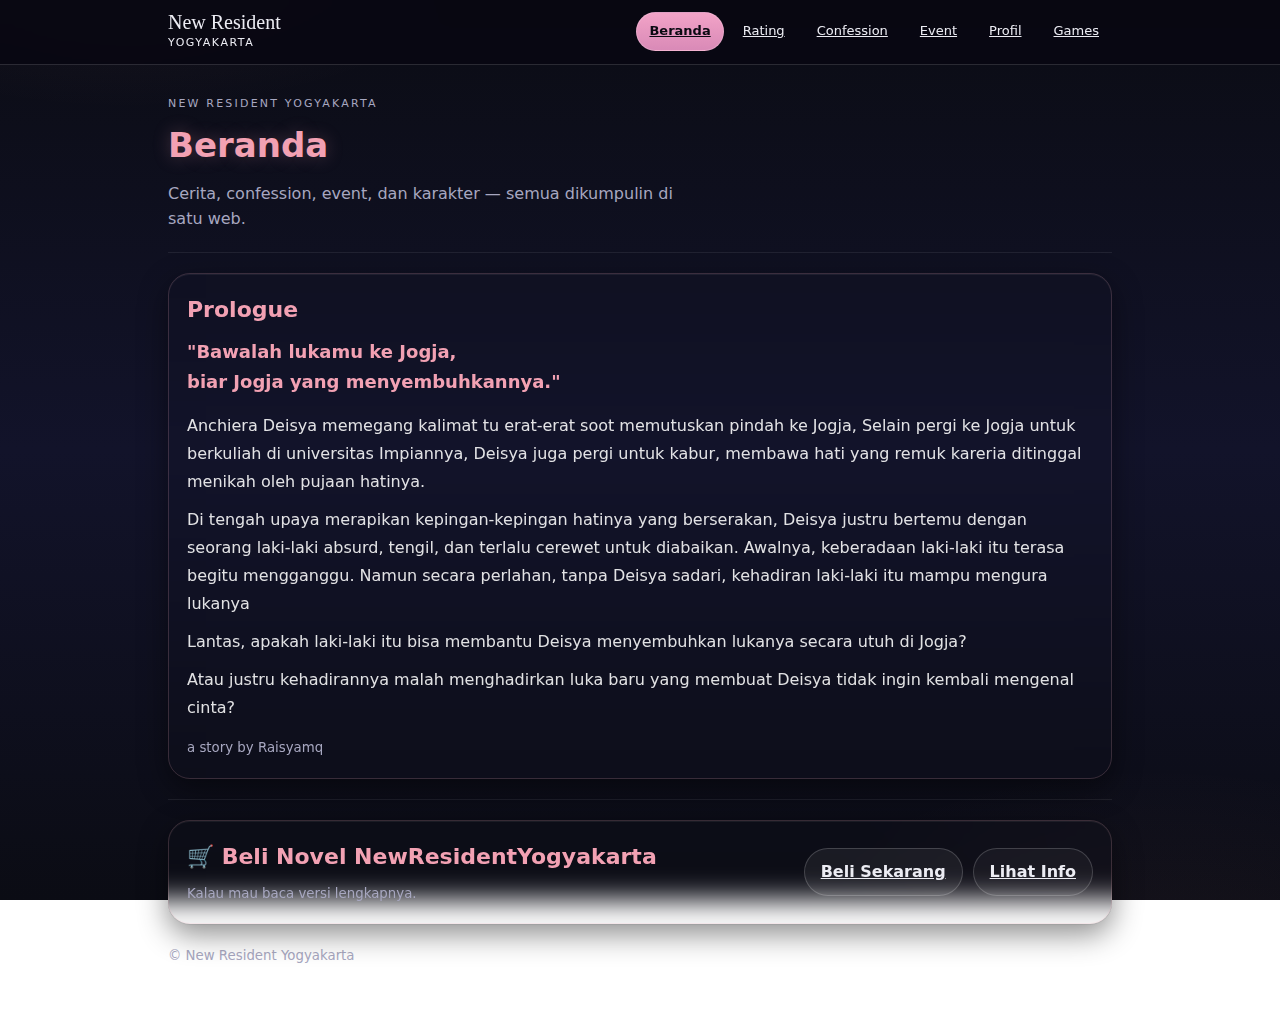
<file: index.html>
<!doctype html>
<html lang="id">
<head>
  <meta charset="utf-8" />
  <meta name="viewport" content="width=device-width, initial-scale=1" />
  <title>New Resident Yogyakarta</title>

  <link rel="stylesheet" href="styles.css" />

  <style>
    /* ===== Sticky Header ===== */
    .header{
      position: sticky;
      top: 0;
      z-index: 3000;
      background: rgba(7,6,17,.82);
      backdrop-filter: blur(10px);
      border-bottom: 1px solid rgba(255,255,255,.14);
    }
    .headerInner{
      max-width: 980px;
      margin: 0 auto;
      padding: 12px 18px;
      display: flex;
      align-items: center;
      justify-content: space-between;
      gap: 14px;
    }
    .brand{
      display:flex;
      flex-direction:column;
      gap:2px;
    }
    .brand b{
      font-family: Pacifico, cursive;
      font-weight: 400;
      font-size: 20px;
      color: var(--pink);
      line-height:1;
    }
    .brand small{
      color: var(--muted);
      font-size: 11px;
      letter-spacing: .14em;
      text-transform: uppercase;
    }

    .nav{
      display:flex;
      gap: 6px;
      flex-wrap: wrap;
    }
    .nav a{
      padding: 8px 12px;
      border-radius: 999px;
      border: 1px solid transparent;
      color: var(--muted);
      font-size: 13px;
      transition: all .15s ease;
    }
    .nav a:hover{
      color: #fff;
      background: rgba(255,255,255,.06);
      border-color: rgba(255,255,255,.14);
    }
    .nav a.active{
      color: #0b0a12;
      background: linear-gradient(180deg, #f2a3c7, #d98ab7);
      border-color: rgba(255,255,255,.18);
      font-weight: 700;
    }

    /* Page spacing */
    .page{
      max-width: 980px;
      margin: 0 auto;
      padding: 22px 18px 46px;
    }

    .sectionTitle{ margin:0 0 10px; }
    .sectionSub{ margin:0 0 14px; color: var(--muted); }

    .prologue{
      white-space: pre-wrap;
      line-height: 1.75;
      color: rgba(255,255,255,.88);
    }

    .buyRow{
      display:flex;
      gap:12px;
      align-items:center;
      justify-content:space-between;
      flex-wrap:wrap;
    }
    h2 {
    font-size: 22px;
    }
    
      h4 {
    font-size: 16px;
    font-family: "Playfair Display", serif;
    color: var(--pink);
    font-weight: 700;
    } 
/* ===== Prologue typography fix (setelah reset *) ===== */
.prologue{
  white-space: normal;        /* karena kamu pakai <p> sudah cukup */
  line-height: 1.75;
  color: rgba(255,255,255,.88);
}

/* blok quote */
.prologue .quote{
  margin: 14px 0 18px;        /* jarak quote ke paragraf */
}

.prologue .quote h3{
  margin: 0;                  /* rapet antar h3 */
  line-height: 1.25;
}

/* jarak antar baris quote */
.prologue .quote h3 + h3{
  margin-top: 8px;
}

/* paragraf prologue */
.prologue p{
  margin: 10px 0;             /* balikin jarak antar paragraf */
}
    
  </style>
</head>

<body>

  <!-- ===== HEADER ===== -->
  <header class="header">
    <div class="headerInner">

      <div class="brand">
        <b>New Resident</b>
        <small>Yogyakarta</small>
      </div>

      <nav class="nav">
        <a class="active" href="index.html">Beranda</a>
        <a href="rating.html">Rating</a>
        <a href="confesion.html">Confession</a>
        <a href="event.html">Event</a>
        <a href="profiles.html">Profil</a>
        <a href="games.html">Games</a>
      </nav>

    </div>
  </header>

  <!-- ===== PAGE CONTENT ===== -->
  <main class="page">

    <div>
      <p class="kicker">NEW RESIDENT YOGYAKARTA</p>
      <h1 class="title">Beranda</h1>
      <p class="sub">
        Cerita, confession, event, dan karakter — semua dikumpulin di satu web.
      </p>
    </div>

    <div class="hr"></div>

    <!-- Prologue -->
    <div class="card">
      <h2 class="sectionTitle">Prologue</h2>
      <div class="prologue">
        <div class="quote">
     <h3>"Bawalah lukamu ke Jogja,</h3>
        <h3> biar Jogja yang menyembuhkannya."</h3>
        </div>
<p>Anchiera Deisya memegang kalimat tu erat-erat soot memutuskan pindah ke Jogja, Selain pergi ke Jogja untuk berkuliah di universitas Impiannya, Deisya juga pergi untuk kabur, membawa hati yang remuk kareria ditinggal menikah oleh pujaan hatinya.
</p><p>Di tengah upaya merapikan kepingan-kepingan hatinya yang berserakan, Deisya justru bertemu dengan seorang laki-laki absurd, tengil, dan terlalu cerewet untuk diabaikan. Awalnya, keberadaan laki-laki itu terasa begitu mengganggu. Namun secara perlahan, tanpa Deisya sadari, kehadiran laki-laki itu mampu mengura lukanya
</p><p>Lantas, apakah laki-laki itu bisa membantu Deisya menyembuhkan lukanya secara utuh di Jogja?
</p><p>Atau justru kehadirannya malah menghadirkan luka baru yang membuat Deisya tidak ingin kembali mengenal cinta?</p>
      </div>

      <div style="margin-top:12px;">
        <small>a story by Raisyamq</small>
      </div>
    </div>

    <div class="hr"></div>

    <!-- Buy Novel -->
    <div class="card">
      <div class="buyRow">
        <div>
          <h2 class="sectionTitle" style="margin-bottom:6px;">🛒 Beli Novel NewResidentYogyakarta</h2>
          <small>Kalau mau baca versi lengkapnya.</small>
        </div>

        <div style="display:flex; gap:10px; flex-wrap:wrap;">
          <a class="btn" href="https://id.shp.ee/Wpwnkqj" target="_blank" rel="noreferrer">Beli Sekarang</a>
          <a class="btn secondary" href="https://id.shp.ee/Wpwnkqj" target="_blank" rel="noreferrer">Lihat Info</a>
        </div>
      </div>
    </div>

    <div style="margin-top:18px;">
      <small>© New Resident Yogyakarta</small>
    </div>

  </main>

</body>
</html>
</file>
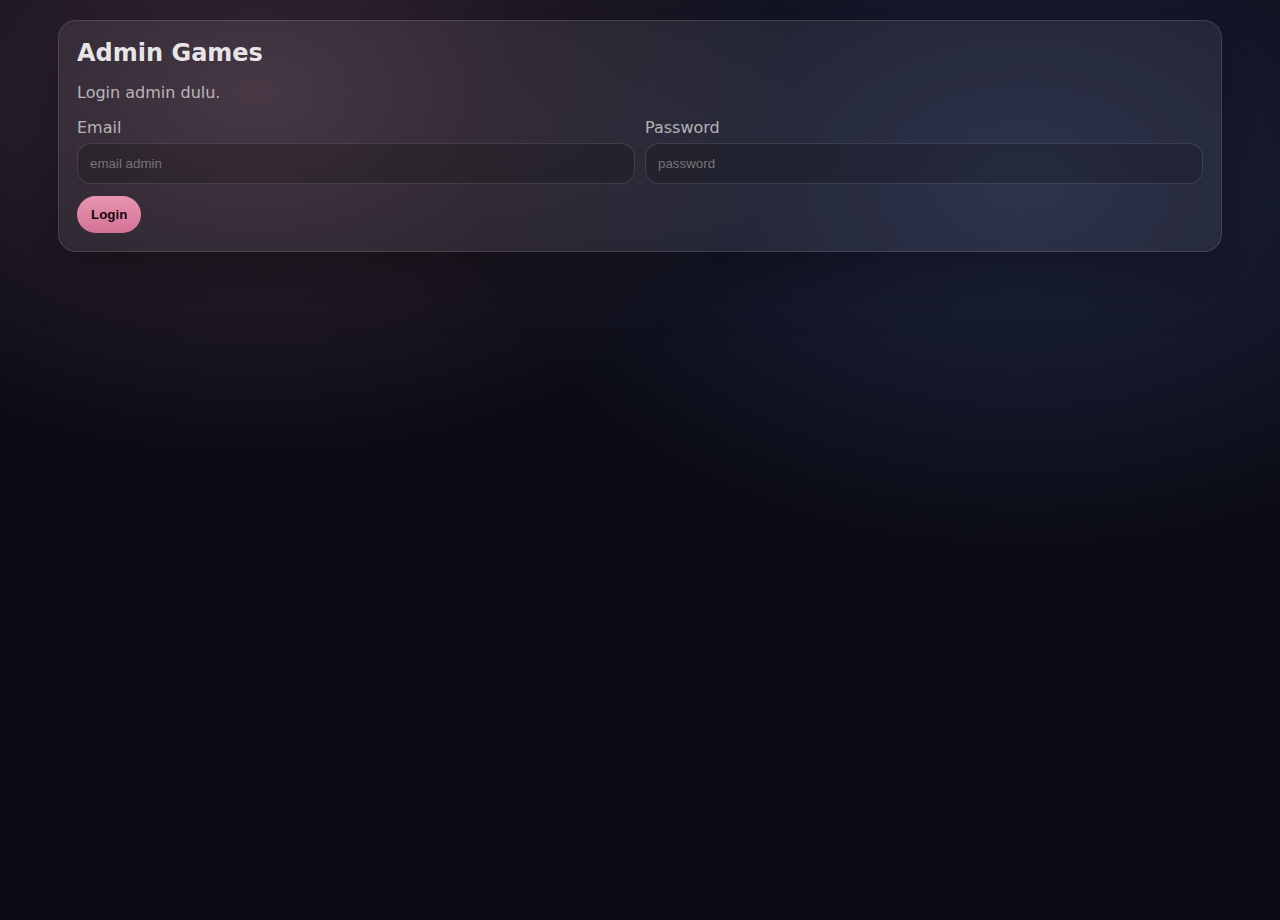
<file: admin-games.html>
<!doctype html>
<html lang="id">
<head>
  <meta charset="utf-8" />
  <meta name="viewport" content="width=device-width, initial-scale=1" />
  <title>Admin Games — New Resident Yogyakarta</title>
  <style>
    :root{
      --bg:#0b0c16; --card:rgba(255,255,255,.07); --stroke:rgba(255,255,255,.12);
      --text:rgba(255,255,255,.90); --muted:rgba(255,255,255,.65);
      --pink:#f19bb7; --pink2:#e57aa0;
    }
    *{box-sizing:border-box}
    body{margin:0;font-family:system-ui;color:var(--text);
      background:
        radial-gradient(900px 600px at 20% 10%, rgba(241,155,183,.20), transparent 60%),
        radial-gradient(900px 600px at 80% 20%, rgba(120,150,255,.18), transparent 60%),
        var(--bg);
      min-height:100vh;
    }
    .wrap{max-width:1200px;margin:20px auto;padding:0 18px;}
    .card{background:var(--card);border:1px solid var(--stroke);border-radius:18px;padding:18px;box-shadow:0 20px 60px rgba(0,0,0,.35);}
    .grid{display:grid;grid-template-columns: 1fr 1fr;gap:16px;align-items:start;}
    @media (max-width:980px){.grid{grid-template-columns:1fr;}}
    h2{margin:0 0 10px}
    .muted{color:var(--muted)}
    input, textarea{
      width:100%;border-radius:14px;padding:12px;border:1px solid rgba(255,255,255,.12);
      background:rgba(0,0,0,.18);color:var(--text);outline:none;
    }
    textarea{min-height:110px;resize:vertical}
    .row{display:flex;gap:10px;align-items:center;flex-wrap:wrap}
    .btn{
      border:0;cursor:pointer;padding:11px 14px;border-radius:999px;font-weight:900;
      color:#160712;background:linear-gradient(180deg, rgba(241,155,183,.95), rgba(229,122,160,.90));
    }
    .btn.ghost{background:rgba(255,255,255,.08);color:var(--text);border:1px solid rgba(255,255,255,.12)}
    .btn.danger{background:rgba(255,80,120,.18);color:var(--text);border:1px solid rgba(255,80,120,.35)}
    .btn:disabled{opacity:.55;cursor:not-allowed}
    .hr{height:1px;background:rgba(255,255,255,.10);margin:14px 0}
    .item{
      margin-top:10px;padding:12px;border-radius:14px;
      background:rgba(255,255,255,.05);border:1px solid rgba(255,255,255,.08);
    }
    .item small{color:var(--muted)}
    .two{display:grid;grid-template-columns:1fr 1fr;gap:10px}
    @media (max-width:560px){.two{grid-template-columns:1fr}}
  </style>
</head>
<body>
  <div class="wrap">
    <div class="card" id="loginCard">
      <h2>Admin Games</h2>
      <p class="muted">Login admin dulu.</p>
      <div class="two" style="margin-top:10px;">
        <div>
          <div class="muted" style="margin:0 0 6px;">Email</div>
          <input id="email" placeholder="email admin" />
        </div>
        <div>
          <div class="muted" style="margin:0 0 6px;">Password</div>
          <input id="password" type="password" placeholder="password" />
        </div>
      </div>
      <div class="row" style="margin-top:12px;">
        <button class="btn" id="loginBtn">Login</button>
        <span class="muted" id="loginStatus"></span>
      </div>
    </div>

    <div id="panel" style="display:none;">
      <div class="row" style="justify-content:space-between;margin-bottom:14px;">
        <h2 style="margin:0;">Admin Panel — Cerdas Cermat</h2>
        <button class="btn ghost" id="logoutBtn">Logout</button>
      </div>

      <div class="grid">
        <!-- LEFT: Room + Questions + Controls -->
        <div class="card">
          <h2>Room</h2>
          <div class="row">
            <button class="btn" id="createRoomBtn">Buat Room</button>
            <input id="loadCode" placeholder="Load kode room (contoh: V8BXA9)" style="flex:1;min-width:210px;" />
            <button class="btn ghost" id="loadRoomBtn">Load</button>
          </div>
          <div class="muted" id="roomInfo" style="margin-top:10px;"></div>

          <div class="hr"></div>

          <div class="row">
            <button class="btn" id="startBtn">Start Live</button>
            <button class="btn ghost" id="nextBtn">Next Soal</button>
            <button class="btn danger" id="endBtn">End</button>
            <span class="muted" id="liveStatus"></span>
          </div>

          <div class="hr"></div>

          <h2>Tambah Pertanyaan</h2>
          <textarea id="qText" placeholder="Tulis pertanyaan..."></textarea>
          <div class="row" style="margin-top:10px;">
            <button class="btn" id="addQBtn">Tambah</button>
            <span class="muted" id="qStatus"></span>
          </div>

          <div class="hr"></div>

          <h2>List Pertanyaan</h2>
          <div id="qList"></div>
        </div>

        <!-- RIGHT: Leaderboard + Answers -->
        <div class="card">
          <div class="row" style="justify-content:space-between;align-items:center;">
            <h2 style="margin:0;">Leaderboard</h2>
            <button class="btn ghost" id="refreshBtn">Refresh</button>
          </div>
          <div class="muted" id="lbStatus" style="margin-top:8px;"></div>
          <div id="lbList"></div>

          <div class="hr"></div>

          <h2>Jawaban Masuk (Soal Aktif)</h2>
          <div class="muted" id="ansStatus"></div>
          <div id="ansList"></div>
        </div>
      </div>
    </div>
  </div>

  <script type="module" src="./admin-games.js"></script>
</body>
</html>
</file>
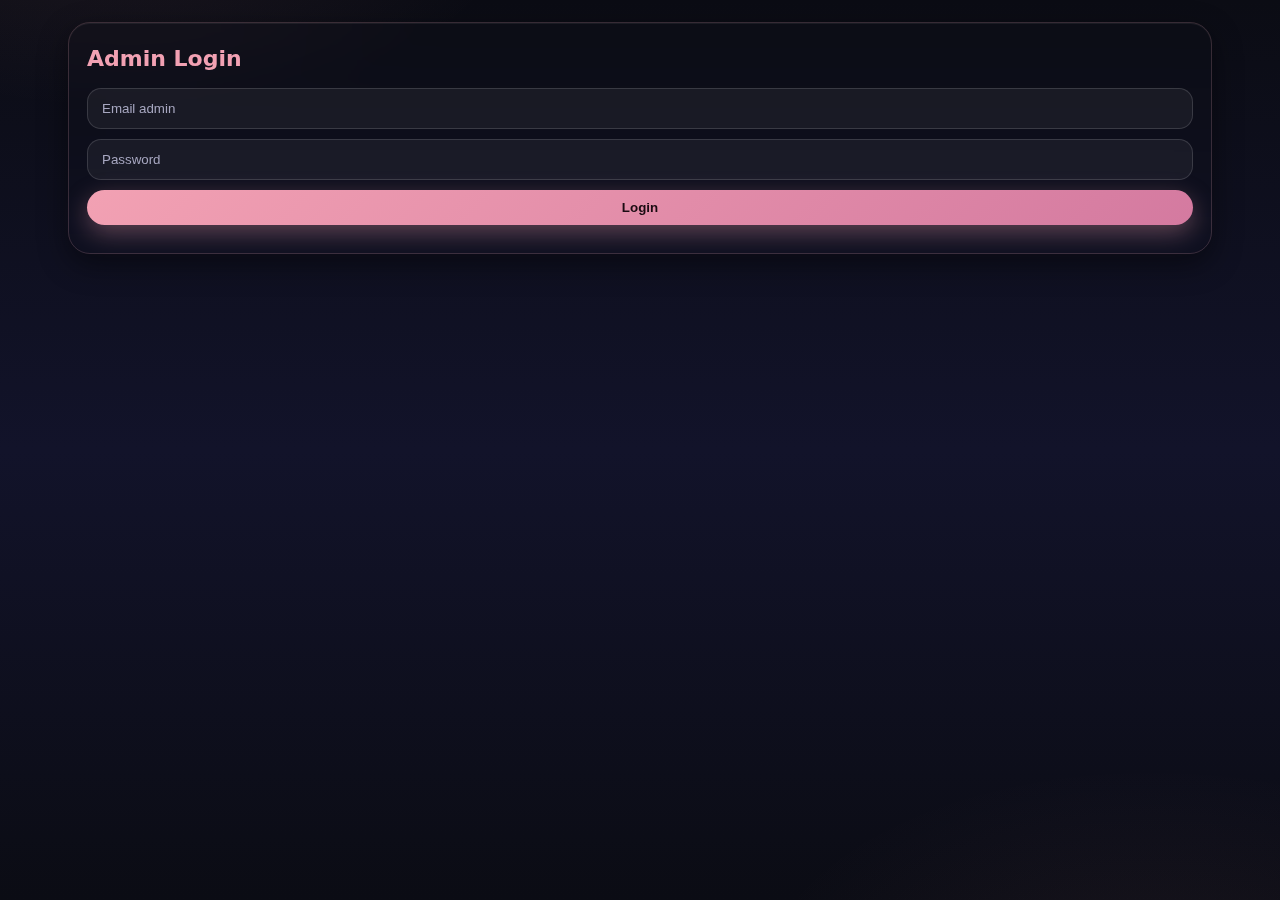
<file: admin.html>
<!doctype html>
<html lang="id">
<head>
  <meta charset="utf-8" />
  <meta name="viewport" content="width=device-width, initial-scale=1" />
  <title>Admin Panel • New Resident Yogyakarta</title>

  <link rel="stylesheet" href="styles.css" />

  <style>
    .adminWrap{
      max-width: 1180px;
      margin: 0 auto;
      padding: 22px 18px 46px;
    }

    .logoutBtn{
      background: rgba(255,255,255,.06);
      border: 1px solid rgba(255,255,255,.14);
      color: #fff;
    }

    .adminGrid{
      display:grid;
      grid-template-columns: 1fr;
      gap:16px;
    }

    @media (min-width: 980px){
      .adminGrid{
        grid-template-columns: 1fr 1fr;
      }
    }

    .adminSection{
      display:flex;
      flex-direction:column;
      min-height: 0;
      border-radius: 22px;
      border: 1px solid rgba(255,255,255,.12);
      background: linear-gradient(180deg, rgba(255,255,255,.06), rgba(255,255,255,.03));
      box-shadow: 0 10px 30px rgba(0,0,0,.30);
      backdrop-filter: blur(14px);
      overflow: hidden;
    }

    .adminSectionHeader{
      display:flex;
      justify-content:space-between;
      align-items:center;
      gap:12px;
      padding: 16px 16px 14px;
      border-bottom: 1px solid rgba(255,255,255,.10);
      background: rgba(255,255,255,.02);
      flex-wrap: wrap;
    }

    .adminSectionHeader h3{
      margin:0;
    }

    .adminSectionBody{
      padding: 14px;
      min-height: 0;
    }

    .scrollBox{
      height: 420px;
      overflow-y: auto;
      padding-right: 4px;
      display:flex;
      flex-direction:column;
      gap:12px;
      scrollbar-width: thin;
      scrollbar-color: rgba(255,255,255,.22) transparent;
    }

    .scrollBox::-webkit-scrollbar{
      width: 8px;
    }

    .scrollBox::-webkit-scrollbar-track{
      background: transparent;
    }

    .scrollBox::-webkit-scrollbar-thumb{
      background: rgba(255,255,255,.18);
      border-radius: 999px;
    }

    .adminItem{
      border: 1px solid rgba(255,255,255,.10);
      background: rgba(255,255,255,.04);
      border-radius: 18px;
      padding: 14px;
    }

    .adminItemTop{
      display:flex;
      justify-content:space-between;
      align-items:flex-start;
      gap:10px;
      flex-wrap:wrap;
      margin-bottom: 8px;
    }

    .adminMeta{
      color: rgba(255,255,255,.68);
      font-size: 12px;
      margin-top: 4px;
    }

    .ratingGrid{
      display:grid;
      grid-template-columns: 1fr 1fr;
      gap:8px;
      margin-top:10px;
    }

    .ratingItem{
      padding:10px;
      border-radius:14px;
      border:1px solid rgba(255,255,255,.10);
      background: rgba(255,255,255,.04);
    }

    .ratingItem small{
      display:block;
      color: rgba(255,255,255,.7);
      margin-bottom:4px;
    }

    .adminTopCard{
      margin-bottom: 16px;
    }

    .adminTopBar{
      display:flex;
      justify-content:space-between;
      align-items:center;
      gap:12px;
      flex-wrap: wrap;
    }

    .formGrid{
      display:grid;
      grid-template-columns: 1fr;
      gap:12px;
    }

    .eventSplit{
      display:grid;
      grid-template-columns: 1fr;
      gap:16px;
    }

    @media (min-width: 1100px){
      .eventSplit{
        grid-template-columns: 1fr 1fr;
      }
    }

    .eventFormBox,
    .eventListBox{
      border: 1px solid rgba(255,255,255,.10);
      background: rgba(255,255,255,.03);
      border-radius: 18px;
      padding: 14px;
    }

    .eventListScroll{
      height: 420px;
      overflow-y: auto;
      padding-right: 4px;
      display:flex;
      flex-direction:column;
      gap:12px;
      scrollbar-width: thin;
      scrollbar-color: rgba(255,255,255,.22) transparent;
    }

    .eventListScroll::-webkit-scrollbar{
      width:8px;
    }

    .eventListScroll::-webkit-scrollbar-thumb{
      background: rgba(255,255,255,.18);
      border-radius:999px;
    }

    .mutedSmall{
      color: rgba(255,255,255,.68);
      font-size: 12px;
    }

    @media (max-width: 640px){
      .adminWrap{
        padding: 16px 14px 34px;
      }

      .scrollBox,
      .eventListScroll{
        height: 340px;
      }

      .ratingGrid{
        grid-template-columns: 1fr;
      }
    }
  </style>
</head>

<body>
  <div class="adminWrap">

    <div id="loginSection" class="card adminTopCard">
      <h2>Admin Login</h2>

      <div class="row" style="margin-top:12px;">
        <input id="email" placeholder="Email admin" />
        <input id="password" type="password" placeholder="Password" />
        <button id="loginBtn" class="btn primary">Login</button>
        <small id="loginStatus"></small>
      </div>
    </div>

    <div id="adminPanel" style="display:none;">
      <div class="card adminTopCard">
        <div class="adminTopBar">
          <div>
            <h2 style="margin:0;">Admin Panel</h2>
            <div class="mutedSmall" style="margin-top:4px;">Kelola confession, quotes, rating, dan event dari sini.</div>
          </div>
          <button id="logoutBtn" class="btn logoutBtn">Logout</button>
        </div>
      </div>

      <div class="adminGrid">
        <section class="adminSection">
          <div class="adminSectionHeader">
            <h3>Confessions</h3>
            <button id="refreshConfBtn" class="btn secondary">Refresh</button>
          </div>
          <div class="adminSectionBody">
            <div id="confessionsList" class="scrollBox"></div>
          </div>
        </section>

        <section class="adminSection">
          <div class="adminSectionHeader">
            <h3>Quotes</h3>
            <button id="refreshQuotesBtn" class="btn secondary">Refresh</button>
          </div>
          <div class="adminSectionBody">
            <div id="quotesList" class="scrollBox"></div>
          </div>
        </section>

        <section class="adminSection">
          <div class="adminSectionHeader">
            <h3>Ratings</h3>
            <button id="refreshRatingsBtn" class="btn secondary">Refresh</button>
          </div>
          <div class="adminSectionBody">
            <div id="ratingsList" class="scrollBox"></div>
          </div>
        </section>

        <section class="adminSection">
          <div class="adminSectionHeader">
            <h3>Events</h3>
          </div>
          <div class="adminSectionBody">
            <div class="eventSplit">
              <div class="eventFormBox">
                <h3 style="margin-top:0;">Tambah Event</h3>

                <div class="row" style="margin-top:12px;">
                  <input id="eventTitle" placeholder="Judul event" />

                  <div class="grid2">
                    <input id="eventStart" type="date" />
                    <input id="eventEnd" type="date" />
                  </div>

                  <textarea id="eventDesc" placeholder="Deskripsi event"></textarea>
                  <input id="eventBanner" type="file" accept="image/*" />

                  <button id="createEventBtn" class="btn primary">Tambah Event</button>
                  <small id="eventStatus"></small>
                </div>
              </div>

              <div class="eventListBox">
                <div style="display:flex; justify-content:space-between; align-items:center; gap:12px; margin-bottom:12px; flex-wrap:wrap;">
                  <h3 style="margin:0;">Daftar Event</h3>
                  <span class="mutedSmall">Scroll di box ini</span>
                </div>
                <div id="eventsList" class="eventListScroll"></div>
              </div>
            </div>
          </div>
        </section>
      </div>
    </div>

  </div>

  <script type="module" src="./admin.js"></script>
</body>
</html>
</file>
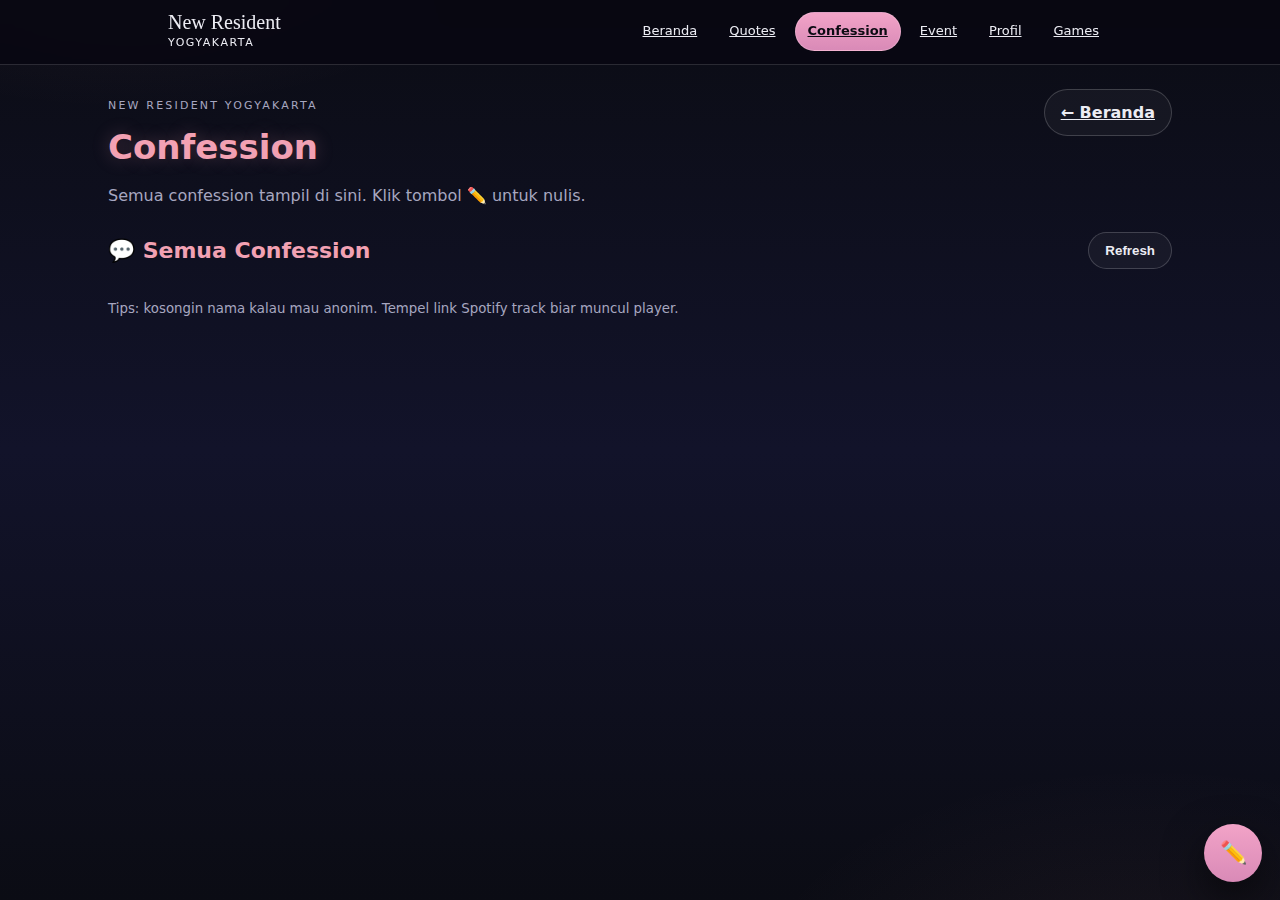
<file: confession.html>
<!doctype html>
<html lang="id">
<head>
  <meta charset="utf-8" />
  <meta name="viewport" content="width=device-width, initial-scale=1" />
  <title>Confession • New Resident Yogyakarta</title>

  <link rel="stylesheet" href="styles.css" />

  <style>
  /* ===== Sticky Header ===== */
    .header{
      position: sticky;
      top: 0;
      z-index: 3000;
      background: rgba(7,6,17,.82);
      backdrop-filter: blur(10px);
      border-bottom: 1px solid rgba(255,255,255,.14);
    }
    .headerInner{
      max-width: 980px;
      margin: 0 auto;
      padding: 12px 18px;
      display: flex;
      align-items: center;
      justify-content: space-between;
      gap: 14px;
    }
    .brand{
      display:flex;
      flex-direction:column;
      gap:2px;
    }
    .brand b{
      font-family: Pacifico, cursive;
      font-weight: 400;
      font-size: 20px;
      color: var(--pink);
      line-height:1;
    }
    .brand small{
      color: var(--muted);
      font-size: 11px;
      letter-spacing: .14em;
      text-transform: uppercase;
    }

    .nav{
      display:flex;
      gap: 6px;
      flex-wrap: wrap;
    }
    .nav a{
      padding: 8px 12px;
      border-radius: 999px;
      border: 1px solid transparent;
      color: var(--muted);
      font-size: 13px;
      transition: all .15s ease;
    }
    .nav a:hover{
      color: #fff;
      background: rgba(255,255,255,.06);
      border-color: rgba(255,255,255,.14);
    }
    .nav a.active{
      color: #0b0a12;
      background: linear-gradient(180deg, #f2a3c7, #d98ab7);
      border-color: rgba(255,255,255,.18);
      font-weight: 700;
    }
    
    /* === Quick add: modal + fab (kalau styles.css kamu belum ada) === */
    .fab{
      position: fixed;
      right: 18px;
      bottom: 18px;
      width: 58px;
      height: 58px;
      border-radius: 999px;
      border: none;
      background: linear-gradient(180deg, #f2a3c7, #d98ab7);
      color: #0b0a12;
      font-size: 22px;
      cursor: pointer;
      box-shadow: 0 16px 40px rgba(0,0,0,.55);
      z-index: 1000;
    }
    .modal{
      position: fixed;
      inset: 0;
      display: flex;
      align-items: center;
      justify-content: center;
      padding: 18px;
      background: rgba(0,0,0,.72);
      backdrop-filter: blur(8px);
      z-index: 2000;
    }
    .modal.hidden{ display:none; }
    .modalBox{
      width: 100%;
      max-width: 560px;
      border-radius: 22px;
      border: 1px solid rgba(255,255,255,.16);
      background: rgba(12,10,24,.92);
      box-shadow: 0 28px 90px rgba(0,0,0,.7);
      padding: 16px;
    }
    .modalHeader{
      display:flex;
      align-items:center;
      justify-content:space-between;
      gap:10px;
      margin-bottom: 12px;
    }
    .iconBtn{
      width: 38px;
      height: 38px;
      border-radius: 12px;
      border: 1px solid rgba(255,255,255,.14);
      background: rgba(255,255,255,.06);
      color: #fff;
      cursor: pointer;
    }
    .feedHeader{
      display:flex;
      align-items:center;
      justify-content:space-between;
      gap:12px;
      margin: 12px 0 12px;
    }
  </style>
</head>

<body>
    <!-- ===== HEADER ===== -->
  <header class="header">
    <div class="headerInner">

      <div class="brand">
        <b>New Resident</b>
        <small>Yogyakarta</small>
      </div>

      <nav class="nav">
        <a href="index.html">Beranda</a>
        <a href="quotes.html">Quotes</a>
        <a class="active" href="confession.html">Confession</a>
        <a href="event.html">Event</a>
        <a href="profiles.html">Profil</a>
        <a href="games.html">Games</a>
      </nav>

    </div>
  </header>
  
  <div class="container">
    <div class="topbar">
      <div>
        <p class="kicker">NEW RESIDENT YOGYAKARTA</p>
        <h1 class="title">Confession</h1>
        <p class="sub">Semua confession tampil di sini. Klik tombol ✏️ untuk nulis.</p>
      </div>

      <a class="btn secondary" href="index.html">← Beranda</a>
    </div>

    <!-- Feed -->
    <div class="feedHeader">
      <h2 style="margin:0;">💬 Semua Confession</h2>
      <button id="refreshBtn" class="btn secondary">Refresh</button>
    </div>

    <div id="list" class="list"></div>

    <div style="margin-top:14px;">
      <small>Tips: kosongin nama kalau mau anonim. Tempel link Spotify track biar muncul player.</small>
    </div>

  </div>

  <!-- Floating Action Button -->
  <button id="fab" class="fab" aria-label="Tulis confession">✏️</button>

  <!-- Modal Form -->
  <div id="confessionModal" class="modal hidden" aria-hidden="true">
    <div class="modalBox">
      <div class="modalHeader">
        <h2 style="margin:0;">Tulis Confession</h2>
        <button id="closeModal" class="iconBtn" aria-label="Tutup">✕</button>
      </div>

      <div class="row">
        <div>
          <label>Nama (opsional)</label>
          <input id="name" placeholder="Anonim jika kosong" />
        </div>

        <div>
          <label>Link Lagu Spotify (opsional)</label>
          <input id="spotify_url" placeholder="https://open.spotify.com/track/..." />
          <small>Tempel link track Spotify untuk muncul player embed.</small>
        </div>

        <div class="grid2">
          <div>
            <label>Message</label>
            <textarea id="message" placeholder="Tulis pesan kamu..."></textarea>
          </div>
          <div>
            <label>Impression (opsional)</label>
            <textarea id="impression" placeholder="Kesan/impresi kamu..."></textarea>
          </div>
        </div>

        <button id="submitBtn" class="btn" style="width:100%;">Kirim</button>
        <small id="status"></small>
      </div>
    </div>
  </div>

  <!-- Modal toggle script (tidak ganggu confession.js kamu) -->
  <script>
    const fab = document.getElementById("fab");
    const modal = document.getElementById("confessionModal");
    const closeModal = document.getElementById("closeModal");

    fab.addEventListener("click", () => modal.classList.remove("hidden"));
    closeModal.addEventListener("click", () => modal.classList.add("hidden"));

    // klik background gelap untuk tutup
    modal.addEventListener("click", (e) => {
      if (e.target === modal) modal.classList.add("hidden");
    });
  </script>

  <!-- Your existing logic -->
  <script type="module" src="confession.js"></script>
</body>
</html>
</file>
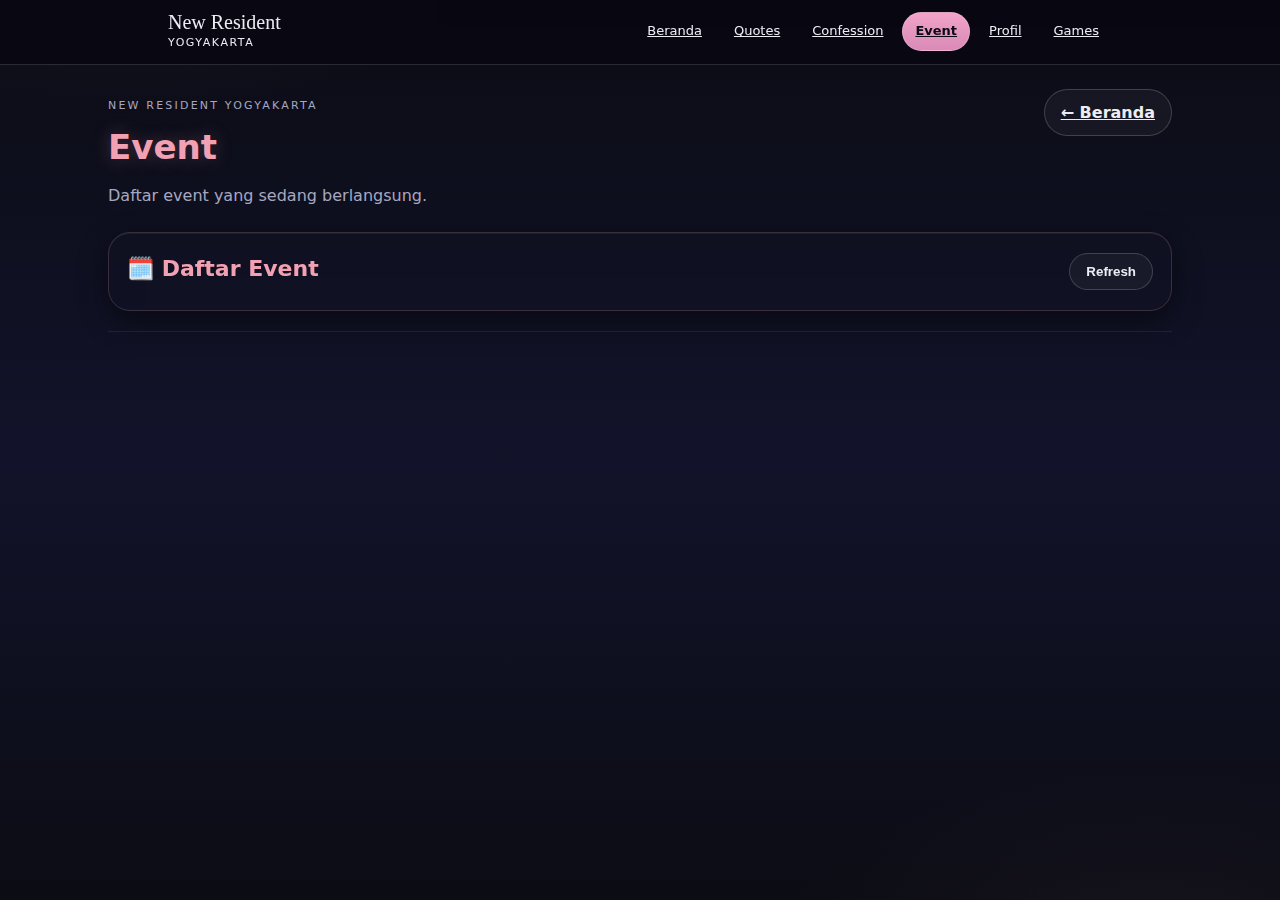
<file: event.html>
<!doctype html>
<html lang="id">
<head>
  <meta charset="utf-8" />
  <meta name="viewport" content="width=device-width, initial-scale=1" />
  <title>Event • New Resident Yogyakarta</title>

  <link rel="stylesheet" href="./styles.css" />
  
  <style>
    /* ===== Sticky Header ===== */
    .header{
      position: sticky;
      top: 0;
      z-index: 3000;
      background: rgba(7,6,17,.82);
      backdrop-filter: blur(10px);
      border-bottom: 1px solid rgba(255,255,255,.14);
    }
    .headerInner{
      max-width: 980px;
      margin: 0 auto;
      padding: 12px 18px;
      display: flex;
      align-items: center;
      justify-content: space-between;
      gap: 14px;
    }
    .brand{
      display:flex;
      flex-direction:column;
      gap:2px;
    }
    .brand b{
      font-family: Pacifico, cursive;
      font-weight: 400;
      font-size: 20px;
      color: var(--pink);
      line-height:1;
    }
    .brand small{
      color: var(--muted);
      font-size: 11px;
      letter-spacing: .14em;
      text-transform: uppercase;
    }

    .nav{
      display:flex;
      gap: 6px;
      flex-wrap: wrap;
    }
    .nav a{
      padding: 8px 12px;
      border-radius: 999px;
      border: 1px solid transparent;
      color: var(--muted);
      font-size: 13px;
      transition: all .15s ease;
    }
    .nav a:hover{
      color: #fff;
      background: rgba(255,255,255,.06);
      border-color: rgba(255,255,255,.14);
    }
    .nav a.active{
      color: #0b0a12;
      background: linear-gradient(180deg, #f2a3c7, #d98ab7);
      border-color: rgba(255,255,255,.18);
      font-weight: 700;
    }


  .eventBanner{ width:100%; border-radius:16px; border:1px solid rgba(255,255,255,.14); display:block; }
  .eventMeta{ margin-top:10px; display:flex; justify-content:space-between; gap:10px; align-items:flex-start; }
  .eventTitle{ font-size:16px; font-weight:800; }
  .eventDates{ color: var(--muted); font-size:12px; margin-top:2px; }
  .eventDesc{ margin-top:10px; white-space:pre-wrap; line-height:1.6; display:none; }
  .eventDesc.show{ display:block; }
  .eventActions{ margin-top:10px; display:flex; gap:8px; justify-content:flex-end; }
  .eventBtn{ padding:8px 12px; border-radius:999px; border:1px solid rgba(255,255,255,.14); background:rgba(255,255,255,.06); color:#fff; cursor:pointer; }
  .eventBtn:hover{ background:rgba(255,255,255,.10); }
</style>
  
</head>

<body>
<!-- ===== HEADER ===== -->
  <header class="header">
    <div class="headerInner">

      <div class="brand">
        <b>New Resident</b>
        <small>Yogyakarta</small>
      </div>

      <nav class="nav">
        <a href="index.html">Beranda</a>
        <a href="quotes.html">Quotes</a>
        <a href="confession.html">Confession</a>
        <a class="active" href="event.html">Event</a>
        <a href="profiles.html">Profil</a>
        <a href="games.html">Games</a>
      </nav>

    </div>
  </header>
  <div class="container">

    <div class="topbar">
      <div>
        <p class="kicker">NEW RESIDENT YOGYAKARTA</p>
        <h1 class="title">Event</h1>
        <p class="sub">Daftar event yang sedang berlangsung.</p>
      </div>
      <a class="btn secondary" href="./index.html">← Beranda</a>
    </div>

    <div class="card" style="display:flex;justify-content:space-between;align-items:center;">
      <div>
        <h2 style="margin:0;">🗓️ Daftar Event</h2>
        <small id="status" style="display:block;margin-top:6px;color:var(--muted);"></small>
      </div>
      <button id="refreshBtn" class="btn secondary" type="button">Refresh</button>
    </div>

    <div class="hr"></div>

    <div id="list" class="list"></div>

  </div>

  <script type="module" src="./event.js"></script>
</body>
</html>
</file>
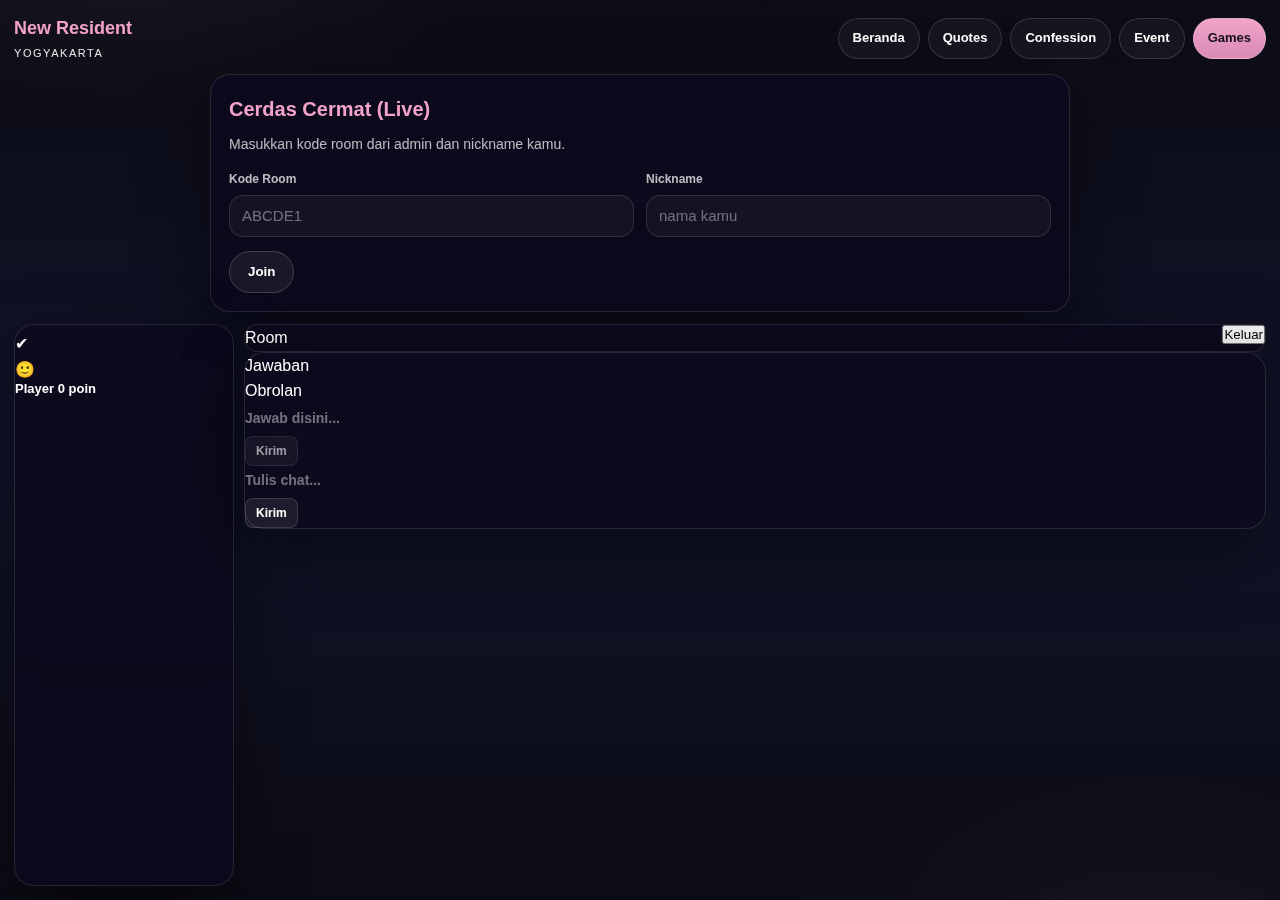
<file: games.html>
<!doctype html>
<html lang="id">
<head>
  <meta charset="utf-8" />
  <meta name="viewport" content="width=device-width, initial-scale=1" />
  <title>Games • New Resident Yogyakarta</title>

  <link rel="stylesheet" href="styles.css" />
  <link rel="stylesheet" href="games.css" />
</head>
<body>
  <div class="games-page-bg"></div>

  <div class="games-app">
    <header class="games-topbar">
      <div class="games-brand">
        <b>New Resident</b>
        <small>YOGYAKARTA</small>
      </div>

      <nav class="games-nav">
        <a href="index.html">Beranda</a>
        <a href="quotes.html">Quotes</a>
        <a href="confession.html">Confession</a>
        <a href="event.html">Event</a>
        <a class="active" href="games.html">Games</a>
      </nav>
    </header>

    <!-- JOIN -->
    <section id="joinCard" class="games-join panel">
      <h2>Cerdas Cermat (Live)</h2>
      <p>Masukkan kode room dari admin dan nickname kamu.</p>

      <div class="games-join-grid">
        <div class="games-field">
          <label for="roomCode">Kode Room</label>
          <input id="roomCode" type="text" placeholder="ABCDE1" autocomplete="off" />
        </div>

        <div class="games-field">
          <label for="nickname">Nickname</label>
          <input id="nickname" type="text" placeholder="nama kamu" autocomplete="off" />
        </div>
      </div>

      <div class="games-join-actions">
        <button id="joinBtn" type="button">Join</button>
        <div id="joinStatus"></div>
      </div>
    </section>

<div class="game-shell">

  <!-- PLAYERS -->
  <aside class="panel players">
    <div class="player-list" id="lbList">

      <!-- contoh player -->
      <div class="player">
        <div class="check">✔</div>
        <div class="avatar">🙂</div>

        <div class="player-name">
          <span id="meTag">Player</span>
          <strong>0 poin</strong>
        </div>

        <div class="plus"></div>
      </div>

    </div>
  </aside>


  <!-- MAIN -->
  <section class="main">

    <!-- BOARD -->
    <div class="panel board">

      <div class="board-top">
        <div id="roomLabel">Room</div>

        <div style="display:flex; gap:18px;">
          <button id="leaveBtn">Keluar</button>
        </div>
      </div>

      <div id="gameStatus"></div>

      <div class="board-center">

        <div style="text-align:center">

          <div style="font-weight:900; letter-spacing:3px; color:#777;">
            PERTANYAAN
          </div>

          <div id="qText" style="font-size:26px; font-weight:900; margin-top:10px;">
            —
          </div>

          <button id="buzzBtn" class="buzz-btn">
            BUZZ
          </button>

          <div id="buzzInfo"></div>
          <div id="buzzOwner">Belum ada pemenang buzz.</div>
          <div id="buzzTimer"></div>

        </div>

      </div>

    </div>


    <!-- BOTTOM -->
    <div class="panel bottom">

      <div class="tab left">Jawaban</div>
      <div class="tab right">Obrolan</div>


      <!-- ANSWERS -->
      <div class="answers">

        <div id="feedStatus"></div>

        <div id="feedList">
          <!-- jawaban muncul disini -->
        </div>

        <div class="input-row" id="answerBox">
          <div class="input-box">

            <textarea
              id="answerText"
              placeholder="Jawab disini..."
              disabled
            ></textarea>

            <button id="sendAnswerBtn" disabled>
              Kirim
            </button>

          </div>
        </div>

        <div id="answerStatus"></div>

      </div>


      <!-- CHAT -->
      <div class="chat">

        <div id="chatList">
          <!-- chat muncul disini -->
        </div>

        <div class="chat-box">

          <textarea
            id="chatText"
            placeholder="Tulis chat..."
          ></textarea>

          <button id="sendChatBtn">
            Kirim
          </button>

        </div>

      </div>

    </div>

  </section>

</div>

  <script type="module" src="games.js"></script>
</body>
</html>
</file>
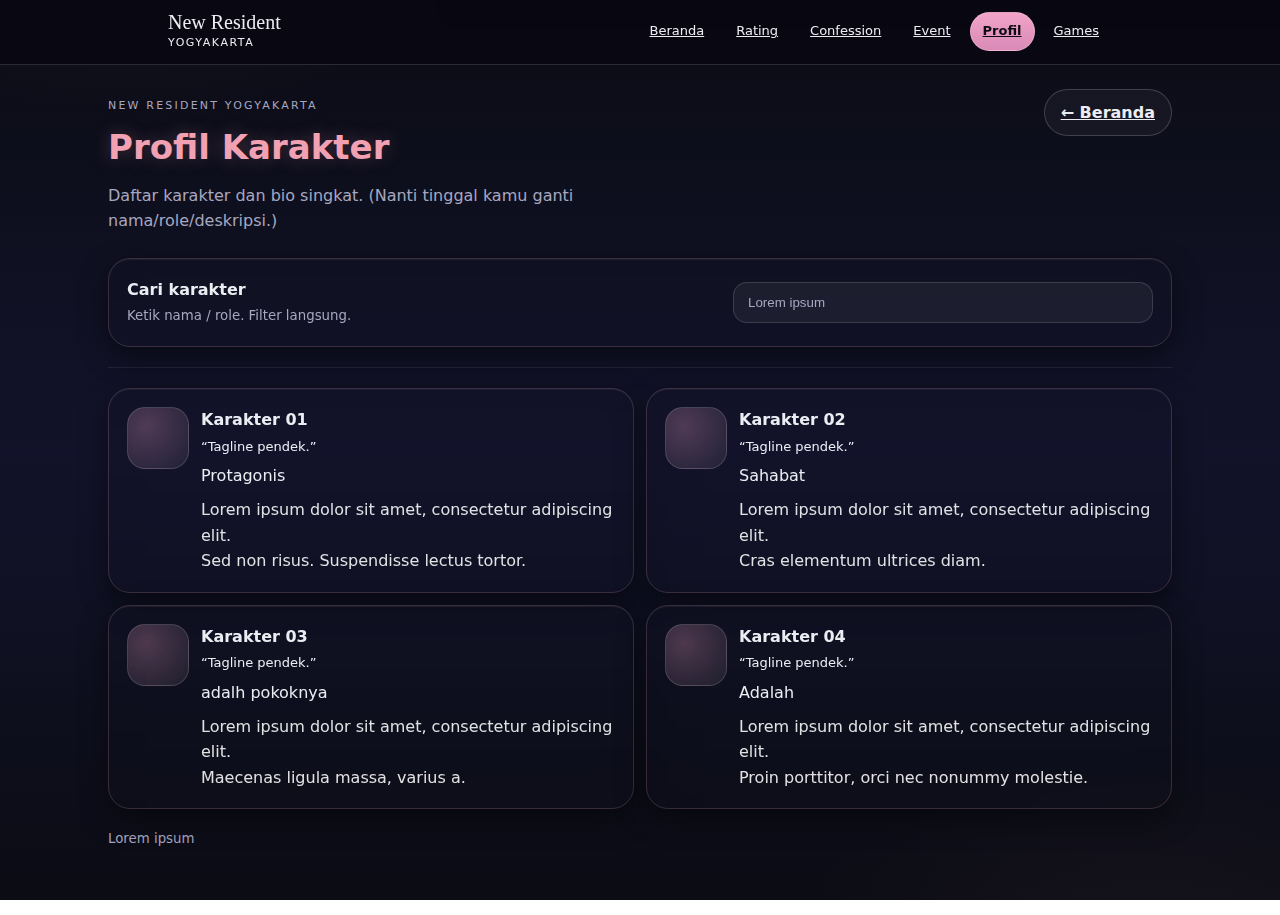
<file: profiles.html>
<!doctype html>
<html lang="id">
<head>
  <meta charset="utf-8" />
  <meta name="viewport" content="width=device-width, initial-scale=1" />
  <title>Profil Karakter • New Resident Yogyakarta</title>
  <link rel="stylesheet" href="./styles.css" />
  <style>
          /* ===== Sticky Header ===== */
    .header{
      position: sticky;
      top: 0;
      z-index: 3000;
      background: rgba(7,6,17,.82);
      backdrop-filter: blur(10px);
      border-bottom: 1px solid rgba(255,255,255,.14);
    }
    .headerInner{
      max-width: 980px;
      margin: 0 auto;
      padding: 12px 18px;
      display: flex;
      align-items: center;
      justify-content: space-between;
      gap: 14px;
    }
    .brand{
      display:flex;
      flex-direction:column;
      gap:2px;
    }
    .brand b{
      font-family: Pacifico, cursive;
      font-weight: 400;
      font-size: 20px;
      color: var(--pink);
      line-height:1;
    }
    .brand small{
      color: var(--muted);
      font-size: 11px;
      letter-spacing: .14em;
      text-transform: uppercase;
    }

    .nav{
      display:flex;
      gap: 6px;
      flex-wrap: wrap;
    }
    .nav a{
      padding: 8px 12px;
      border-radius: 999px;
      border: 1px solid transparent;
      color: var(--muted);
      font-size: 13px;
      transition: all .15s ease;
    }
    .nav a:hover{
      color: #fff;
      background: rgba(255,255,255,.06);
      border-color: rgba(255,255,255,.14);
    }
    .nav a.active{
      color: #0b0a12;
      background: linear-gradient(180deg, #f2a3c7, #d98ab7);
      border-color: rgba(255,255,255,.18);
      font-weight: 700;
    }
    .toolbar{
      display:flex;
      gap:10px;
      align-items:center;
      justify-content:space-between;
      flex-wrap:wrap;
      margin-top: 10px;
    }
    .search{
      max-width: 420px;
      width: 100%;
    }
    .charGrid{
      display:grid;
      grid-template-columns: 1fr;
      gap: 12px;
    }
    @media (min-width: 760px){
      .charGrid{ grid-template-columns: 1fr 1fr; }
    }
    .charCard{
      display:flex;
      gap: 12px;
      align-items:flex-start;
    }
    .avatar{
      width: 62px;
      height: 62px;
      border-radius: 18px;
      border: 1px solid rgba(255,255,255,.14);
      background:
        radial-gradient(circle at 30% 30%, rgba(242,163,199,.28), rgba(255,255,255,.06));
      flex: 0 0 auto;
    }
    .charMeta b{
      display:block;
      font-size: 16px;
      margin-bottom: 4px;
    }
    .role{
      display:inline-flex;
      align-items:center;
      gap: 6px;
      margin-top: 6px;
    }
    .desc{
      margin: 8px 0 0;
      color: rgba(255,255,255,.88);
      line-height: 1.6;
      white-space: pre-wrap;
    }
  </style>
</head>
<body>
    <!-- ===== HEADER ===== -->
  <header class="header">
    <div class="headerInner">

      <div class="brand">
        <b>New Resident</b>
        <small>Yogyakarta</small>
      </div>

      <nav class="nav">
        <a href="index.html">Beranda</a>
        <a href="rating.html">Rating</a>
        <a href="confession.html">Confession</a>
        <a href="event.html">Event</a>
        <a class="active" href="profiles.html">Profil</a>
        <a href="games.html">Games</a>
      </nav>

    </div>
  </header>

  <div class="container">

    <div class="topbar">
      <div>
        <p class="kicker">NEW RESIDENT YOGYAKARTA</p>
        <h1 class="title">Profil Karakter</h1>
        <p class="sub">Daftar karakter dan bio singkat. (Nanti tinggal kamu ganti nama/role/deskripsi.)</p>
      </div>
      <a class="btn secondary" href="index.html">← Beranda</a>
    </div>

    <div class="card toolbar">
      <div>
        <b>Cari karakter</b><br/>
        <small>Ketik nama / role. Filter langsung.</small>
      </div>
      <input id="q" class="search" placeholder="Lorem ipsum" />
    </div>

    <div class="hr"></div>

    <div id="grid" class="charGrid"></div>

    <div style="margin-top:16px;">
      <small>Lorem ipsum</small>
    </div>

  </div>

  <script>
    // ====== Data karakter (edit di sini) ======
    const CHARACTERS = [
      {
        name: "Karakter 01",
        role: "Protagonis",
        tagline: "“Tagline pendek.”",
        bio: "Lorem ipsum dolor sit amet, consectetur adipiscing elit.\nSed non risus. Suspendisse lectus tortor."
      },
      {
        name: "Karakter 02",
        role: "Sahabat",
        tagline: "“Tagline pendek.”",
        bio: "Lorem ipsum dolor sit amet, consectetur adipiscing elit.\nCras elementum ultrices diam."
      },
      {
        name: "Karakter 03",
        role: "adalh pokoknya",
        tagline: "“Tagline pendek.”",
        bio: "Lorem ipsum dolor sit amet, consectetur adipiscing elit.\nMaecenas ligula massa, varius a."
      },
      {
        name: "Karakter 04",
        role: "Adalah",
        tagline: "“Tagline pendek.”",
        bio: "Lorem ipsum dolor sit amet, consectetur adipiscing elit.\nProin porttitor, orci nec nonummy molestie."
      },
      // tambahin sebanyak yang kamu mau...
    ];

    const grid = document.getElementById("grid");
    const q = document.getElementById("q");

    function esc(s=""){
      return s.replaceAll("&","&amp;").replaceAll("<","&lt;").replaceAll(">","&gt;")
              .replaceAll('"',"&quot;").replaceAll("'","&#039;");
    }

    function render(list){
      grid.innerHTML = list.map(c => `
        <div class="card charCard">
          <div class="avatar"></div>
          <div class="charMeta" style="flex:1;">
            <b>${esc(c.name)}</b>
            <div style="color: var(--muted); font-size: 13px;">${esc(c.tagline || "")}</div>
            <div class="role">
              <span class="badge">${esc(c.role || "—")}</span>
            </div>
            <p class="desc">${esc(c.bio || "")}</p>
          </div>
        </div>
      `).join("");
    }

    function applyFilter(){
      const term = (q.value || "").toLowerCase().trim();
      if (!term) return render(CHARACTERS);

      const filtered = CHARACTERS.filter(c => {
        const hay = `${c.name} ${c.role} ${c.tagline} ${c.bio}`.toLowerCase();
        return hay.includes(term);
      });
      render(filtered);
    }

    q.addEventListener("input", applyFilter);
    render(CHARACTERS);
  </script>
</body>
</html>
</file>
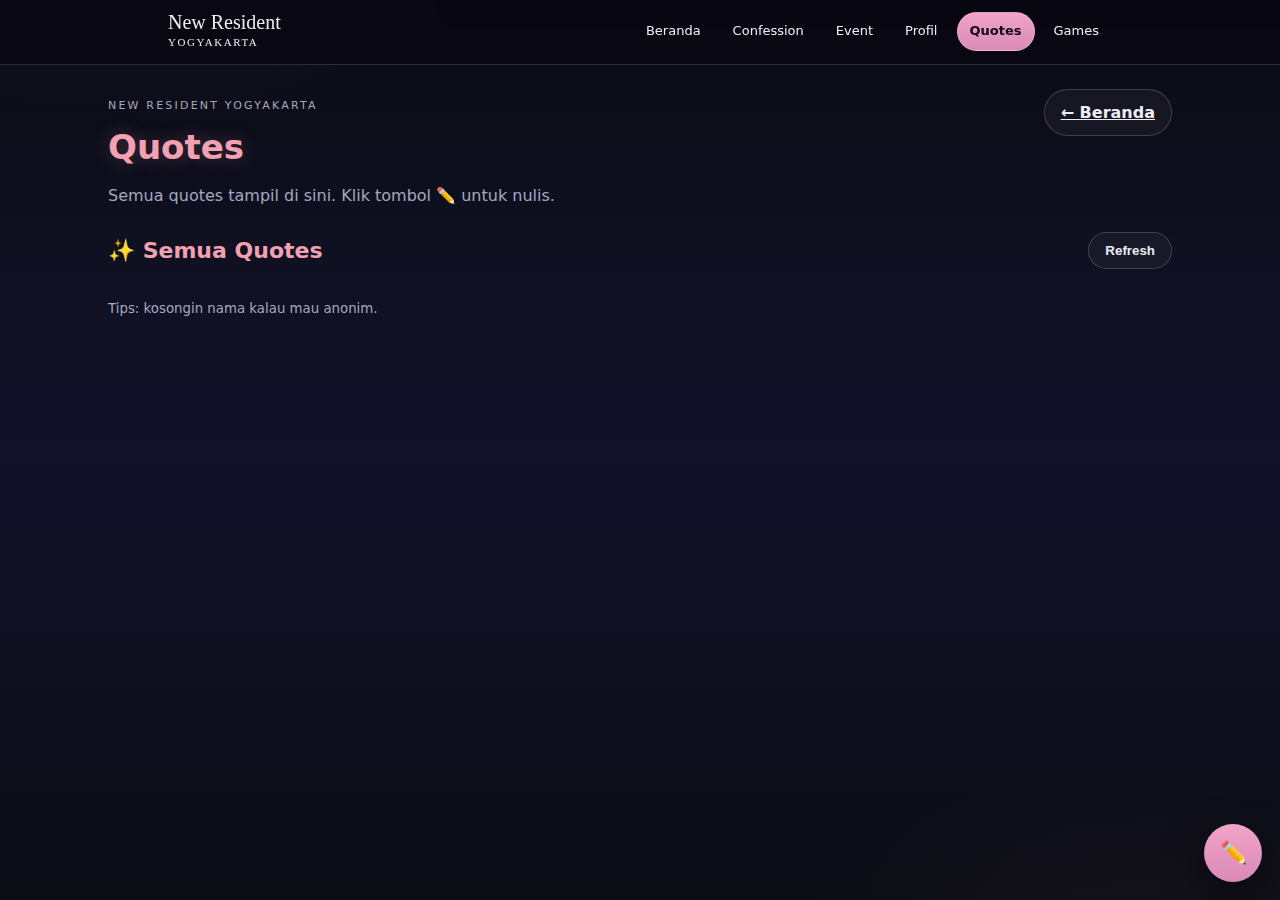
<file: quotes.html>
<!doctype html>
<html lang="id">
<head>
  <meta charset="utf-8" />
  <meta name="viewport" content="width=device-width, initial-scale=1" />
  <title>Quotes • New Resident Yogyakarta</title>

  <link rel="stylesheet" href="styles.css" />

  <style>
    /* ===== Sticky Header (sama kaya confession) ===== */
    .header{
      position: sticky;
      top: 0;
      z-index: 3000;
      background: rgba(7,6,17,.82);
      backdrop-filter: blur(10px);
      border-bottom: 1px solid rgba(255,255,255,.14);
    }
    .headerInner{
      max-width: 980px;
      margin: 0 auto;
      padding: 12px 18px;
      display: flex;
      align-items: center;
      justify-content: space-between;
      gap: 14px;
    }
    .brand{
      font-family: Pacifico, cursive;
      display:flex;
      flex-direction:column;
      gap:2px;
    }
    .brand b{
      font-family: Pacifico, cursive;
      font-weight: 400;
      font-size: 20px;
      color: var(--pink);
      line-height:1;
    }
    .brand small{
      font-family: Pacifico, cursive;
      color: var(--muted);
      font-size: 11px;
      letter-spacing: .14em;
      text-transform: uppercase;
    }

    .nav{
      display:flex;
      gap: 6px;
      flex-wrap: wrap;
    }
    .nav a{
      padding: 8px 12px;
      border-radius: 999px;
      border: 1px solid transparent;
      color: var(--muted);
      font-size: 13px;
      transition: all .15s ease;
      text-decoration:none;
    }
    .nav a:hover{
      color: #fff;
      background: rgba(255,255,255,.06);
      border-color: rgba(255,255,255,.14);
    }
    .nav a.active{
      color: #0b0a12;
      background: linear-gradient(180deg, #f2a3c7, #d98ab7);
      border-color: rgba(255,255,255,.18);
      font-weight: 700;
    }

    /* ===== FAB + MODAL (sama kaya confession) ===== */
    .fab{
      position: fixed;
      right: 18px;
      bottom: 18px;
      width: 58px;
      height: 58px;
      border-radius: 999px;
      border: none;
      background: linear-gradient(180deg, #f2a3c7, #d98ab7);
      color: #0b0a12;
      font-size: 22px;
      cursor: pointer;
      box-shadow: 0 16px 40px rgba(0,0,0,.55);
      z-index: 1000;
    }
    .modal{
      position: fixed;
      inset: 0;
      display: flex;
      align-items: center;
      justify-content: center;
      padding: 18px;
      background: rgba(0,0,0,.72);
      backdrop-filter: blur(8px);
      z-index: 2000;
    }
    .modal.hidden{ display:none; }
    .modalBox{
      width: 100%;
      max-width: 560px;
      border-radius: 22px;
      border: 1px solid rgba(255,255,255,.16);
      background: rgba(12,10,24,.92);
      box-shadow: 0 28px 90px rgba(0,0,0,.7);
      padding: 16px;
    }
    .modalHeader{
      display:flex;
      align-items:center;
      justify-content:space-between;
      gap:10px;
      margin-bottom: 12px;
    }
    .iconBtn{
      width: 38px;
      height: 38px;
      border-radius: 12px;
      border: 1px solid rgba(255,255,255,.14);
      background: rgba(255,255,255,.06);
      color: #fff;
      cursor: pointer;
    }

    .feedHeader{
      display:flex;
      align-items:center;
      justify-content:space-between;
      gap:12px;
      margin: 12px 0 12px;
    }

    /* ===== List item (ikut style list/card di styles.css kamu) ===== */
    .quoteCard{
      border: 1px solid rgba(255,255,255,.12);
      background: rgba(255,255,255,.04);
      border-radius: 18px;
      padding: 14px;
      margin-bottom: 12px;
    }
    .quoteText{
      white-space: pre-wrap;
      line-height: 1.6;
      color: rgba(255,255,255,.92);
      font-size: 14px;
    }
    .quoteMeta{
      display:flex;
      justify-content:space-between;
      align-items:center;
      gap:10px;
      margin-top: 10px;
      font-size: 12px;
      color: rgba(255,255,255,.70);
    }
    .badge{
      padding: 4px 10px;
      border-radius: 999px;
      border: 1px solid rgba(255,255,255,.12);
      background: rgba(255,255,255,.06);
      font-size: 11px;
      letter-spacing: .06em;
      text-transform: uppercase;
    }
  </style>
</head>

<body>
  <!-- ===== HEADER ===== -->
  <header class="header">
    <div class="headerInner">

      <div class="brand">
        <b>New Resident</b>
        <small>Yogyakarta</small>
      </div>

      <nav class="nav">
        <a href="index.html">Beranda</a>
        <a href="confession.html">Confession</a>
        <a href="event.html">Event</a>
        <a href="profiles.html">Profil</a>
        <a class="active" href="quotes.html">Quotes</a>
        <a href="games.html">Games</a>
      </nav>

    </div>
  </header>

  <div class="container">
    <div class="topbar">
      <div>
        <p class="kicker">NEW RESIDENT YOGYAKARTA</p>
        <h1 class="title">Quotes</h1>
        <p class="sub">Semua quotes tampil di sini. Klik tombol ✏️ untuk nulis.</p>
      </div>

      <a class="btn secondary" href="index.html">← Beranda</a>
    </div>

    <!-- Feed -->
    <div class="feedHeader">
      <h2 style="margin:0;">✨ Semua Quotes</h2>
      <button id="refreshBtn" class="btn secondary">Refresh</button>
    </div>

    <div id="list" class="list"></div>

    <div style="margin-top:14px;">
      <small>Tips: kosongin nama kalau mau anonim.</small>
    </div>
  </div>

  <!-- Floating Action Button -->
  <button id="fab" class="fab" aria-label="Tulis quotes">✏️</button>

  <!-- Modal Form -->
  <div id="quotesModal" class="modal hidden" aria-hidden="true">
    <div class="modalBox">
      <div class="modalHeader">
        <h2 style="margin:0;">Tulis Quotes</h2>
        <button id="closeModal" class="iconBtn" aria-label="Tutup">✕</button>
      </div>

      <div class="row">
        <div>
          <label>Nama (opsional)</label>
          <input id="name" placeholder="Anonim jika kosong" />
        </div>

        <div>
          <label>Quotes</label>
          <textarea id="quote" placeholder="Tulis quotes kamu..."></textarea>
        </div>

        <button id="submitBtn" class="btn" style="width:100%;">Kirim</button>
        <small id="status"></small>
      </div>
    </div>
  </div>

  <!-- Modal toggle script -->
  <script>
    const fab = document.getElementById("fab");
    const modal = document.getElementById("quotesModal");
    const closeModal = document.getElementById("closeModal");

    fab.addEventListener("click", () => modal.classList.remove("hidden"));
    closeModal.addEventListener("click", () => modal.classList.add("hidden"));

    modal.addEventListener("click", (e) => {
      if (e.target === modal) modal.classList.add("hidden");
    });
  </script>

  <!-- Logic -->
  <script type="module" src="quotes.js"></script>
</body>
</html>
</file>
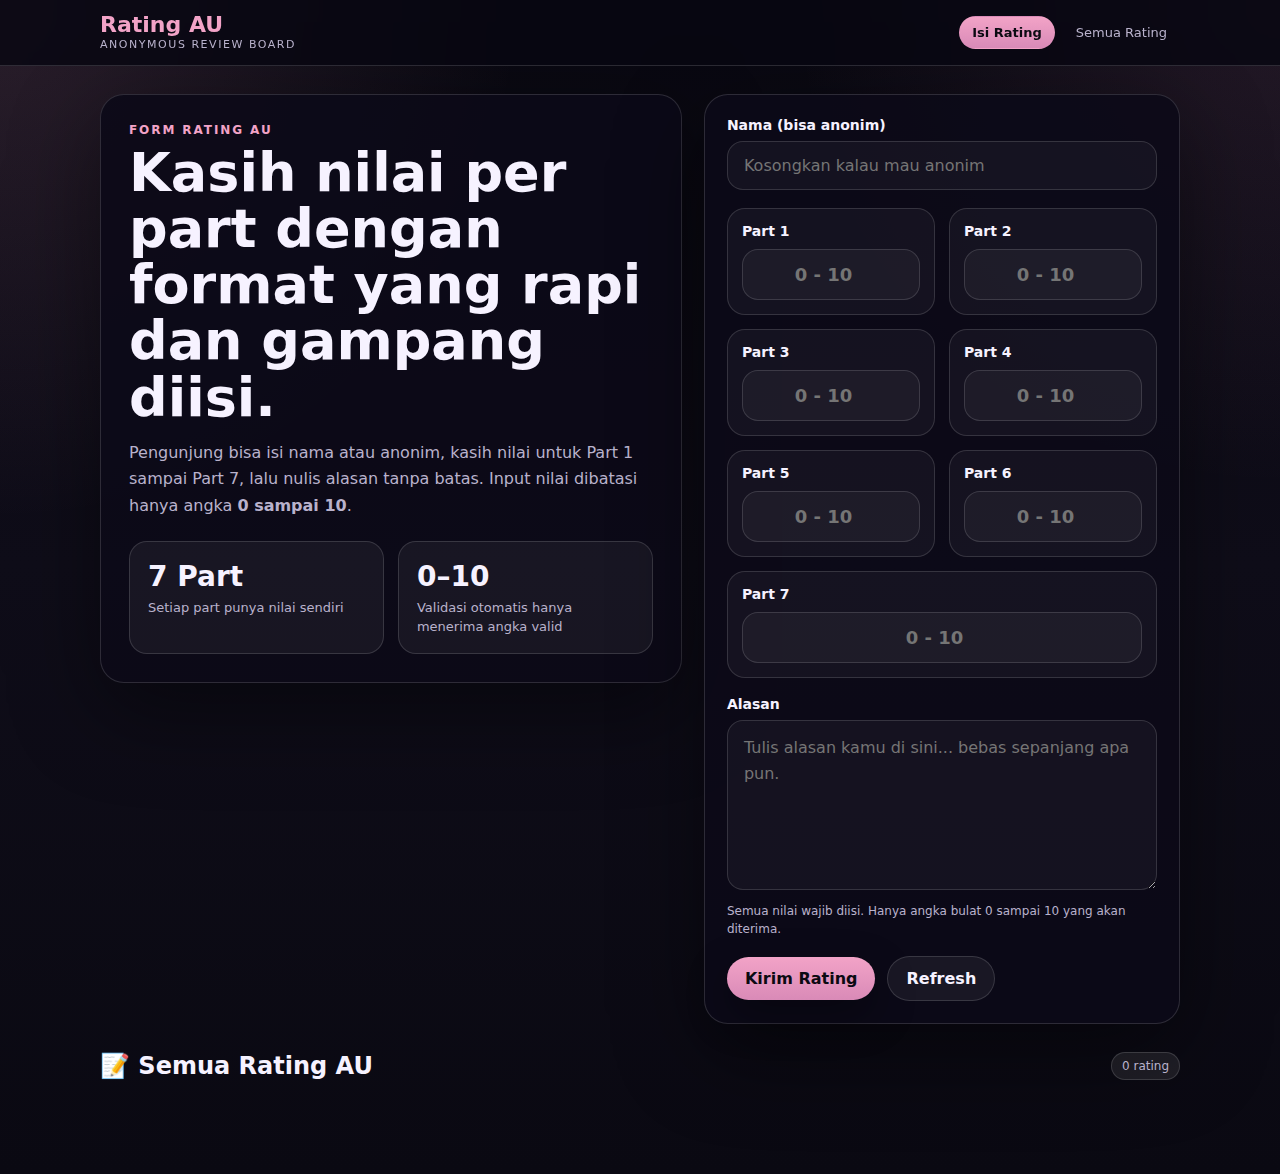
<file: rating-au.html>
<!doctype html>

<html lang="id">
<head>
  <meta charset="utf-8" />
  <meta name="viewport" content="width=device-width, initial-scale=1" />
  <title>Rating AU</title>  <style>
    :root{
      --bg:#0b0a12;
      --panel:rgba(12,10,24,.92);
      --panel-soft:rgba(255,255,255,.05);
      --border:rgba(255,255,255,.14);
      --text:#f6f2ff;
      --muted:#b9b2cc;
      --pink:#f2a3c7;
      --pink-2:#d98ab7;
      --shadow:0 28px 90px rgba(0,0,0,.45);
    }

    *{box-sizing:border-box}
    html,body{margin:0;padding:0}
    body{
      font-family: Inter, ui-sans-serif, system-ui, -apple-system, BlinkMacSystemFont, "Segoe UI", sans-serif;
      background:
        radial-gradient(circle at top left, rgba(242,163,199,.14), transparent 30%),
        radial-gradient(circle at top right, rgba(217,138,183,.12), transparent 28%),
        linear-gradient(180deg, #090811, #0f0d19 48%, #0a0912);
      color:var(--text);
      min-height:100vh;
    }

    a{color:inherit;text-decoration:none}
    button,input,textarea{font:inherit}

    .header{
      position:sticky;
      top:0;
      z-index:50;
      background:rgba(7,6,17,.82);
      backdrop-filter:blur(10px);
      border-bottom:1px solid var(--border);
    }
    .headerInner{
      max-width:1120px;
      margin:0 auto;
      padding:14px 20px;
      display:flex;
      align-items:center;
      justify-content:space-between;
      gap:16px;
    }
    .brand{
      display:flex;
      flex-direction:column;
      gap:2px;
    }
    .brand b{
      font-size:22px;
      color:var(--pink);
      line-height:1;
    }
    .brand small{
      color:var(--muted);
      font-size:11px;
      letter-spacing:.14em;
      text-transform:uppercase;
    }

    .nav{
      display:flex;
      gap:8px;
      flex-wrap:wrap;
    }
    .nav a{
      padding:8px 12px;
      border-radius:999px;
      color:var(--muted);
      font-size:13px;
      border:1px solid transparent;
    }
    .nav a.active{
      color:#0b0a12;
      background:linear-gradient(180deg, var(--pink), var(--pink-2));
      font-weight:700;
    }

    .container{
      max-width:1120px;
      margin:0 auto;
      padding:28px 20px 80px;
    }

    .hero{
      display:grid;
      grid-template-columns:1.1fr .9fr;
      gap:22px;
      align-items:start;
      margin-bottom:26px;
    }

    .card{
      background:var(--panel);
      border:1px solid var(--border);
      border-radius:24px;
      box-shadow:var(--shadow);
    }

    .heroCard{
      padding:28px;
    }
    .kicker{
      margin:0 0 8px;
      color:var(--pink);
      text-transform:uppercase;
      letter-spacing:.16em;
      font-size:12px;
      font-weight:700;
    }
    .title{
      margin:0;
      font-size:clamp(30px, 5vw, 54px);
      line-height:1.04;
    }
    .sub{
      margin:14px 0 0;
      max-width:58ch;
      color:var(--muted);
      line-height:1.65;
    }

    .statWrap{
      display:grid;
      grid-template-columns:repeat(2, minmax(0,1fr));
      gap:14px;
      margin-top:22px;
    }
    .stat{
      padding:18px;
      border-radius:18px;
      background:var(--panel-soft);
      border:1px solid var(--border);
    }
    .stat b{
      display:block;
      font-size:28px;
      margin-bottom:4px;
    }
    .stat span{
      color:var(--muted);
      font-size:13px;
    }

    .panel{
      padding:22px;
    }

    .grid{
      display:grid;
      grid-template-columns:1fr 1fr;
      gap:22px;
      align-items:start;
    }

    label{
      display:block;
      margin:0 0 8px;
      font-size:14px;
      font-weight:700;
    }

    input, textarea{
      width:100%;
      border-radius:16px;
      border:1px solid var(--border);
      background:rgba(255,255,255,.04);
      color:var(--text);
      padding:14px 16px;
      outline:none;
      transition:border-color .16s ease, box-shadow .16s ease, transform .16s ease;
    }
    input:focus, textarea:focus{
      border-color:rgba(242,163,199,.8);
      box-shadow:0 0 0 4px rgba(242,163,199,.12);
    }
    textarea{
      min-height:170px;
      resize:vertical;
      line-height:1.6;
    }

    .parts{
      display:grid;
      grid-template-columns:repeat(2, minmax(0,1fr));
      gap:14px;
      margin-bottom:18px;
    }
    .partField{
      padding:14px;
      border-radius:18px;
      border:1px solid var(--border);
      background:rgba(255,255,255,.04);
    }
    .partField label{
      margin-bottom:10px;
    }
    .partField input{
      text-align:center;
      font-size:18px;
      font-weight:700;
    }

    .hint{
      margin-top:8px;
      color:var(--muted);
      font-size:12px;
      line-height:1.5;
    }

    .actions{
      display:flex;
      align-items:center;
      gap:12px;
      flex-wrap:wrap;
      margin-top:18px;
    }

    .btn{
      border:none;
      border-radius:999px;
      padding:12px 18px;
      font-weight:800;
      cursor:pointer;
      color:#0b0a12;
      background:linear-gradient(180deg, var(--pink), var(--pink-2));
      box-shadow:0 16px 40px rgba(0,0,0,.35);
    }
    .btn.secondary{
      background:rgba(255,255,255,.06);
      color:var(--text);
      border:1px solid var(--border);
      box-shadow:none;
    }
    .btn:disabled{
      opacity:.6;
      cursor:not-allowed;
    }

    #status{
      color:var(--muted);
      font-size:14px;
    }

    .feedHeader{
      display:flex;
      align-items:center;
      justify-content:space-between;
      gap:12px;
      margin:28px 0 14px;
    }

    .list{
      display:grid;
      gap:16px;
    }

    .ratingCard{
      padding:20px;
    }
    .ratingTop{
      display:flex;
      justify-content:space-between;
      gap:12px;
      align-items:flex-start;
      flex-wrap:wrap;
      margin-bottom:14px;
    }
    .nameRow{
      display:flex;
      align-items:center;
      gap:10px;
      flex-wrap:wrap;
    }
    .badge{
      display:inline-flex;
      align-items:center;
      justify-content:center;
      padding:6px 10px;
      border-radius:999px;
      background:rgba(255,255,255,.08);
      border:1px solid var(--border);
      color:var(--muted);
      font-size:12px;
    }

    .scores{
      display:grid;
      grid-template-columns:repeat(4, minmax(0,1fr));
      gap:10px;
      margin-bottom:14px;
    }
    .scoreItem{
      padding:12px;
      border-radius:16px;
      border:1px solid var(--border);
      background:rgba(255,255,255,.04);
      text-align:center;
    }
    .scoreItem span{
      display:block;
      color:var(--muted);
      font-size:12px;
      margin-bottom:6px;
    }
    .scoreItem b{
      font-size:22px;
    }

    .reason{
      white-space:pre-wrap;
      color:#f4f0ff;
      line-height:1.7;
    }

    .empty{
      padding:24px;
      text-align:center;
      color:var(--muted);
    }

    @media (max-width: 920px){
      .hero, .grid{grid-template-columns:1fr}
      .scores{grid-template-columns:repeat(2, minmax(0,1fr))}
    }

    @media (max-width: 620px){
      .container{padding:20px 14px 64px}
      .headerInner{padding:12px 14px}
      .heroCard,.panel,.ratingCard{padding:18px}
      .parts,.scores,.statWrap{grid-template-columns:1fr}
      .title{font-size:34px}
    }
  </style></head>
<body>
  <header class="header">
    <div class="headerInner">
      <div class="brand">
        <b>Rating AU</b>
        <small>Anonymous Review Board</small>
      </div><nav class="nav">
    <a href="#form" class="active">Isi Rating</a>
    <a href="#list">Semua Rating</a>
  </nav>
</div>

  </header>  <main class="container">
    <section class="hero">
      <div class="card heroCard">
        <p class="kicker">FORM RATING AU</p>
        <h1 class="title">Kasih nilai per part dengan format yang rapi dan gampang diisi.</h1>
        <p class="sub">
          Pengunjung bisa isi nama atau anonim, kasih nilai untuk Part 1 sampai Part 7,
          lalu nulis alasan tanpa batas. Input nilai dibatasi hanya angka <b>0 sampai 10</b>.
        </p><div class="statWrap">
      <div class="stat">
        <b>7 Part</b>
        <span>Setiap part punya nilai sendiri</span>
      </div>
      <div class="stat">
        <b>0–10</b>
        <span>Validasi otomatis hanya menerima angka valid</span>
      </div>
    </div>
  </div>

  <div class="card panel" id="form">
    <label for="name">Nama (bisa anonim)</label>
    <input id="name" type="text" maxlength="80" placeholder="Kosongkan kalau mau anonim" />

    <div class="parts" style="margin-top:18px;">
      <div class="partField">
        <label for="part1">Part 1</label>
        <input id="part1" type="number" min="0" max="10" step="1" inputmode="numeric" placeholder="0 - 10" required />
      </div>
      <div class="partField">
        <label for="part2">Part 2</label>
        <input id="part2" type="number" min="0" max="10" step="1" inputmode="numeric" placeholder="0 - 10" required />
      </div>
      <div class="partField">
        <label for="part3">Part 3</label>
        <input id="part3" type="number" min="0" max="10" step="1" inputmode="numeric" placeholder="0 - 10" required />
      </div>
      <div class="partField">
        <label for="part4">Part 4</label>
        <input id="part4" type="number" min="0" max="10" step="1" inputmode="numeric" placeholder="0 - 10" required />
      </div>
      <div class="partField">
        <label for="part5">Part 5</label>
        <input id="part5" type="number" min="0" max="10" step="1" inputmode="numeric" placeholder="0 - 10" required />
      </div>
      <div class="partField">
        <label for="part6">Part 6</label>
        <input id="part6" type="number" min="0" max="10" step="1" inputmode="numeric" placeholder="0 - 10" required />
      </div>
      <div class="partField" style="grid-column:1 / -1;">
        <label for="part7">Part 7</label>
        <input id="part7" type="number" min="0" max="10" step="1" inputmode="numeric" placeholder="0 - 10" required />
      </div>
    </div>

    <label for="reason">Alasan</label>
    <textarea id="reason" placeholder="Tulis alasan kamu di sini... bebas sepanjang apa pun."></textarea>
    <p class="hint">Semua nilai wajib diisi. Hanya angka bulat 0 sampai 10 yang akan diterima.</p>

    <div class="actions">
      <button id="submitBtn" class="btn">Kirim Rating</button>
      <button id="refreshBtn" class="btn secondary" type="button">Refresh</button>
      <small id="status"></small>
    </div>
  </div>
</section>

<div class="feedHeader">
  <h2 style="margin:0;">📝 Semua Rating AU</h2>
  <div class="badge" id="countBadge">0 rating</div>
</div>

<section id="list" class="list"></section>

  </main>  <script type="module">
    import { supabase } from "./supabaseClient.js";

    const fields = {
      name: document.getElementById("name"),
      part1: document.getElementById("part1"),
      part2: document.getElementById("part2"),
      part3: document.getElementById("part3"),
      part4: document.getElementById("part4"),
      part5: document.getElementById("part5"),
      part6: document.getElementById("part6"),
      part7: document.getElementById("part7"),
      reason: document.getElementById("reason"),
      submitBtn: document.getElementById("submitBtn"),
      refreshBtn: document.getElementById("refreshBtn"),
      status: document.getElementById("status"),
      list: document.getElementById("list"),
      countBadge: document.getElementById("countBadge"),
    };

    const partKeys = ["part1", "part2", "part3", "part4", "part5", "part6", "part7"];

    function setStatus(text) {
      fields.status.textContent = text || "";
    }

    function escapeHtml(str = "") {
      return String(str)
        .replaceAll("&", "&amp;")
        .replaceAll("<", "&lt;")
        .replaceAll(">", "&gt;")
        .replaceAll('"', "&quot;")
        .replaceAll("'", "&#039;");
    }

    function sanitizeScore(value) {
      if (value === "" || value === null || value === undefined) return null;
      const num = Number(value);
      if (!Number.isInteger(num)) return null;
      if (num < 0 || num > 10) return null;
      return num;
    }

    function validateForm() {
      for (const key of partKeys) {
        const score = sanitizeScore(fields[key].value);
        if (score === null) {
          fields[key].focus();
          throw new Error(`Nilai ${key.replace("part", "Part ")} harus angka bulat 0 sampai 10.`);
        }
      }
    }

    function formatDate(dateString) {
      try {
        return new Date(dateString).toLocaleString("id-ID", {
          dateStyle: "medium",
          timeStyle: "short",
        });
      } catch {
        return dateString || "";
      }
    }

    function averageScore(item) {
      const total = partKeys.reduce((sum, key) => sum + Number(item[key] || 0), 0);
      return (total / partKeys.length).toFixed(1);
    }

    function renderItem(item) {
      const name = item.name?.trim() ? escapeHtml(item.name.trim()) : "Anonim";
      const reason = escapeHtml(item.reason || "-");
      const created = formatDate(item.created_at);

      const scoresHtml = partKeys
        .map((key, index) => `
          <div class="scoreItem">
            <span>Part ${index + 1}</span>
            <b>${Number(item[key] || 0)}</b>
          </div>
        `)
        .join("");

      return `
        <article class="card ratingCard">
          <div class="ratingTop">
            <div>
              <div class="nameRow">
                <b>${name}</b>
                <span class="badge">${created}</span>
              </div>
            </div>
            <div class="badge">Rata-rata ${averageScore(item)}/10</div>
          </div>

          <div class="scores">${scoresHtml}</div>

          <div>
            <b>Alasan:</b>
            <p class="reason">${reason}</p>
          </div>
        </article>
      `;
    }

    async function loadRatings() {
      fields.list.innerHTML = `<div class="card empty">Loading...</div>`;

      const { data, error } = await supabase
        .from("au_ratings")
        .select("*")
        .order("created_at", { ascending: false })
        .limit(100);

      if (error) {
        fields.list.innerHTML = `<div class="card empty">Gagal load data: ${escapeHtml(error.message)}</div>`;
        fields.countBadge.textContent = "Error";
        return;
      }

      const items = data || [];
      fields.countBadge.textContent = `${items.length} rating`;
      fields.list.innerHTML = items.length
        ? items.map(renderItem).join("")
        : `<div class="card empty">Belum ada rating yang masuk.</div>`;
    }

    async function submitRating() {
      try {
        validateForm();
      } catch (err) {
        setStatus(err.message);
        return;
      }

      const payload = {
        name: fields.name.value.trim() || null,
        part1: sanitizeScore(fields.part1.value),
        part2: sanitizeScore(fields.part2.value),
        part3: sanitizeScore(fields.part3.value),
        part4: sanitizeScore(fields.part4.value),
        part5: sanitizeScore(fields.part5.value),
        part6: sanitizeScore(fields.part6.value),
        part7: sanitizeScore(fields.part7.value),
        reason: fields.reason.value || "",
      };

      fields.submitBtn.disabled = true;
      setStatus("Mengirim...");

      const { error } = await supabase.from("au_ratings").insert(payload);

      fields.submitBtn.disabled = false;

      if (error) {
        setStatus(`Gagal kirim: ${error.message}`);
        return;
      }

      setStatus("Rating berhasil dikirim ✅");
      fields.name.value = "";
      fields.reason.value = "";
      partKeys.forEach((key) => {
        fields[key].value = "";
      });

      await loadRatings();
    }

    partKeys.forEach((key) => {
      fields[key].addEventListener("input", (event) => {
        const raw = event.target.value;
        if (raw === "") return;
        let num = Number(raw);
        if (!Number.isFinite(num)) {
          event.target.value = "";
          return;
        }
        num = Math.round(num);
        if (num < 0) num = 0;
        if (num > 10) num = 10;
        event.target.value = String(num);
      });
    });

    fields.submitBtn.addEventListener("click", submitRating);
    fields.refreshBtn.addEventListener("click", loadRatings);

    loadRatings();
  </script></body>
</html>
</file>
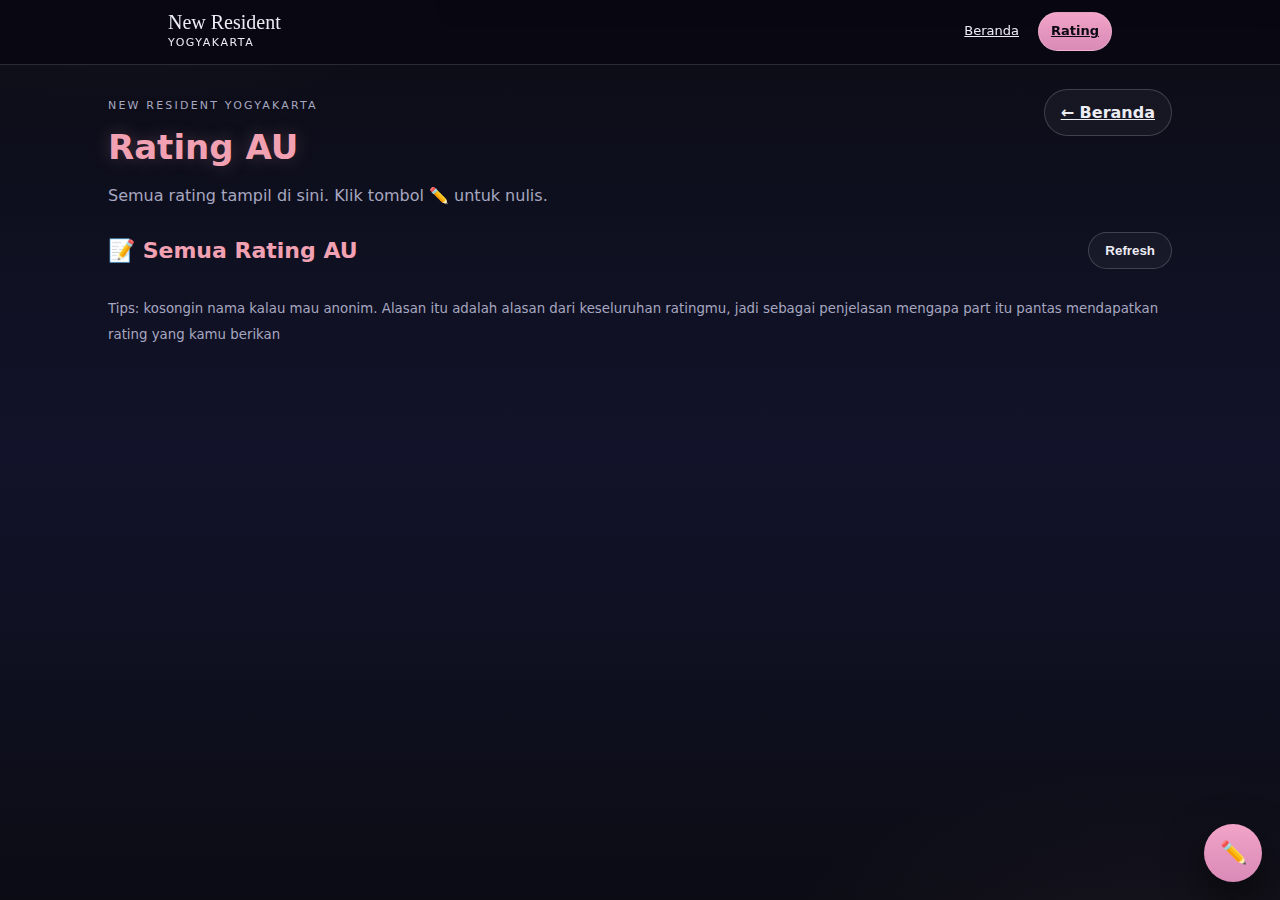
<file: rating.html>
<!doctype html>
<html lang="id">
<head>
  <meta charset="utf-8" />
  <meta name="viewport" content="width=device-width, initial-scale=1" />
  <title>Rating AU • New Resident Yogyakarta</title>

  <link rel="stylesheet" href="styles.css" />

  <style>
    /* ===== Sticky Header ===== */
    .header{
      position: sticky;
      top: 0;
      z-index: 3000;
      background: rgba(7,6,17,.82);
      backdrop-filter: blur(10px);
      border-bottom: 1px solid rgba(255,255,255,.14);
    }
    .headerInner{
      max-width: 980px;
      margin: 0 auto;
      padding: 12px 18px;
      display: flex;
      align-items: center;
      justify-content: space-between;
      gap: 14px;
    }
    .brand{
      display:flex;
      flex-direction:column;
      gap:2px;
    }
    .brand b{
      font-family: Pacifico, cursive;
      font-weight: 400;
      font-size: 20px;
      color: var(--pink);
      line-height:1;
    }
    .brand small{
      color: var(--muted);
      font-size: 11px;
      letter-spacing: .14em;
      text-transform: uppercase;
    }

    .nav{
      display:flex;
      gap: 6px;
      flex-wrap: wrap;
    }
    .nav a{
      padding: 8px 12px;
      border-radius: 999px;
      border: 1px solid transparent;
      color: var(--muted);
      font-size: 13px;
      transition: all .15s ease;
    }
    .nav a:hover{
      color: #fff;
      background: rgba(255,255,255,.06);
      border-color: rgba(255,255,255,.14);
    }
    .nav a.active{
      color: #0b0a12;
      background: linear-gradient(180deg, #f2a3c7, #d98ab7);
      border-color: rgba(255,255,255,.18);
      font-weight: 700;
    }

    /* ===== Feed Header ===== */
    .feedHeader{
      display:flex;
      align-items:center;
      justify-content:space-between;
      gap:12px;
      margin: 12px 0 12px;
      flex-wrap: wrap;
    }

    /* ===== Rating Card ===== */
    .ratingCard{
      border: 1px solid rgba(255,255,255,.12);
      background: rgba(255,255,255,.04);
      border-radius: 18px;
      padding: 14px;
      margin-bottom: 12px;
    }
    .ratingMeta{
      display:flex;
      justify-content:space-between;
      align-items:center;
      gap:10px;
      flex-wrap:wrap;
      margin-bottom: 10px;
    }
    .badge{
      padding: 4px 10px;
      border-radius: 999px;
      border: 1px solid rgba(255,255,255,.12);
      background: rgba(255,255,255,.06);
      font-size: 11px;
      letter-spacing: .06em;
      text-transform: uppercase;
    }
    .avgBadge{
      font-size: 12px;
      color: #0b0a12;
      background: linear-gradient(180deg, #f2a3c7, #d98ab7);
      border: none;
      font-weight: 700;
    }
    .scoreGrid{
      display:grid;
      grid-template-columns: repeat(2, minmax(0,1fr));
      gap: 10px;
      margin-top: 12px;
    }
    .scoreBox{
      border: 1px solid rgba(255,255,255,.10);
      background: rgba(255,255,255,.03);
      border-radius: 14px;
      padding: 12px;
      text-align: center;
    }
    .scoreBox small{
      display:block;
      color: rgba(255,255,255,.68);
      margin-bottom: 4px;
    }
    .scoreBox b{
      font-size: 20px;
      color: var(--pink);
    }
    .reasonBlock{
      margin-top: 14px;
      white-space: pre-wrap;
      line-height: 1.7;
    }

    /* ===== FAB ===== */
    .fab{
      position: fixed;
      right: 18px;
      bottom: 18px;
      width: 58px;
      height: 58px;
      border-radius: 999px;
      border: none;
      background: linear-gradient(180deg, #f2a3c7, #d98ab7);
      color: #0b0a12;
      font-size: 22px;
      cursor: pointer;
      box-shadow: 0 16px 40px rgba(0,0,0,.55);
      z-index: 4000;
    }

    /* ===== MODAL FIX: biar gak ketutup sticky header ===== */
    .modal{
      position: fixed;
      inset: 0;
      display: flex;
      align-items: flex-start;
      justify-content: center;
      padding: 88px 18px 18px;
      background: rgba(0,0,0,.72);
      backdrop-filter: blur(8px);
      z-index: 9999; /* lebih tinggi dari header */
    }
    .modal.hidden{
      display:none;
    }
    .modalBox{
      width: 100%;
      max-width: 560px;
      max-height: calc(100vh - 106px);
      overflow-y: auto;
      border-radius: 22px;
      border: 1px solid rgba(255,255,255,.16);
      background: rgba(12,10,24,.94);
      box-shadow: 0 28px 90px rgba(0,0,0,.7);
      padding: 16px;
    }
    .modalHeader{
      display:flex;
      align-items:center;
      justify-content:space-between;
      gap:10px;
      margin-bottom: 12px;
    }
    .iconBtn{
      width: 38px;
      height: 38px;
      border-radius: 12px;
      border: 1px solid rgba(255,255,255,.14);
      background: rgba(255,255,255,.06);
      color: #fff;
      cursor: pointer;
    }

    /* ===== Compact Form ===== */
    .compactForm{
      gap: 12px;
    }
    .compactForm label{
      display:block;
      margin-bottom: 8px;
      font-size: 13px;
      font-weight: 700;
      color: var(--text);
    }
    .compactForm input,
    .compactForm textarea{
      width: 100%;
      background: rgba(255,255,255,.05);
      border: 1px solid rgba(255,255,255,.14);
      border-radius: 16px;
      padding: 12px 14px;
      color: var(--text);
      outline: none;
    }
    .compactForm input::placeholder,
    .compactForm textarea::placeholder{
      color: rgba(167,167,192,.75);
    }
    .compactForm input:focus,
    .compactForm textarea:focus{
      border-color: rgba(242,161,179,.45);
      box-shadow: 0 0 0 3px rgba(242,161,179,.10);
    }

    .partsCompact{
      display:grid;
      grid-template-columns: 1fr 1fr;
      gap: 10px;
    }
    .partsCompact input{
      text-align: center;
      font-weight: 600;
    }
    .partsCompact .full{
      grid-column: 1 / -1;
    }

    #reason{
      min-height: 110px;
      resize: vertical;
    }

    #status{
      display:inline-block;
      min-height: 18px;
      color: var(--muted);
      font-size: 13px;
    }

    @media (max-width: 520px){
      .scoreGrid{
        grid-template-columns: 1fr 1fr;
      }

      .modal{
        padding: 82px 12px 12px;
      }

      .modalBox{
        max-height: calc(100vh - 94px);
        padding: 14px;
        border-radius: 18px;
      }

      .partsCompact{
        grid-template-columns: 1fr 1fr;
        gap: 8px;
      }

      .compactForm input,
      .compactForm textarea{
        padding: 11px 12px;
        border-radius: 14px;
      }

      #reason{
        min-height: 96px;
      }
    }
  </style>
</head>

<body>
  <header class="header">
    <div class="headerInner">
      <div class="brand">
        <b>New Resident</b>
        <small>Yogyakarta</small>
      </div>

      <nav class="nav">
        <a href="index.html">Beranda</a>
        <a class="active" href="rating.html">Rating</a>
      </nav>
    </div>
  </header>

  <div class="container">
    <div class="topbar">
      <div>
        <p class="kicker">NEW RESIDENT YOGYAKARTA</p>
        <h1 class="title">Rating AU</h1>
        <p class="sub">Semua rating tampil di sini. Klik tombol ✏️ untuk nulis.</p>
      </div>

      <a class="btn secondary" href="index.html">← Beranda</a>
    </div>

    <div class="feedHeader">
      <h2 style="margin:0;">📝 Semua Rating AU</h2>
      <button id="refreshBtn" class="btn secondary">Refresh</button>
    </div>

    <div id="list" class="list"></div>

    <div style="margin-top:14px;">
      <small>Tips: kosongin nama kalau mau anonim. Alasan itu adalah alasan dari keseluruhan ratingmu, jadi sebagai penjelasan mengapa part itu pantas mendapatkan rating yang kamu berikan</small>
    </div>
  </div>

  <button id="fab" class="fab" aria-label="Tulis rating">✏️</button>

  <div id="ratingModal" class="modal hidden" aria-hidden="true">
    <div class="modalBox">
      <div class="modalHeader">
        <h2 style="margin:0;">Tulis Rating AU</h2>
        <button id="closeModal" class="iconBtn" aria-label="Tutup">✕</button>
      </div>

      <div class="row compactForm">
        <div>
          <label>Nama (opsional)</label>
          <input id="name" placeholder="Anonim jika kosong" />
        </div>

        <div>
          <label>Nilai per Part</label>
          <div class="partsCompact">
            
            <input id="part1" type="number" min="0" max="10" step="0.1" inputmode="decimal" placeholder="Part" />
            <input id="part2" type="number" min="0" max="10" step="0.1" inputmode="decimal" placeholder="Part" />
            <input id="part3" type="number" min="0" max="10" step="0.1" inputmode="decimal" placeholder="Part" />
            <input id="part4" type="number" min="0" max="10" step="0.1" inputmode="decimal" placeholder="Part" />
            <input id="part5" type="number" min="0" max="10" step="0.1" inputmode="decimal" placeholder="Part" />
            <input id="part6" type="number" min="0" max="10" step="0.1" inputmode="decimal" placeholder="Part" />
            <input id="part7" class="full" type="number" min="0" max="10" step="0.1" inputmode="decimal" placeholder="Part" />
            
          </div>
        </div>

        <div>
          <label>Alasan</label>
          <textarea id="reason" placeholder="Tulis alasan kamu..."></textarea>
        </div>

        <button id="submitBtn" class="btn primary" style="width:100%;">Kirim</button>
        <small id="status"></small>
      </div>
    </div>
  </div>

  <script>
    const fab = document.getElementById("fab");
    const modal = document.getElementById("ratingModal");
    const closeModal = document.getElementById("closeModal");

    fab.addEventListener("click", () => modal.classList.remove("hidden"));
    closeModal.addEventListener("click", () => modal.classList.add("hidden"));

    modal.addEventListener("click", (e) => {
      if (e.target === modal) modal.classList.add("hidden");
    });
  </script>

  <script type="module" src="rating.js"></script>
</body>
</html>
</file>
<file: styles.css>
/* ===============================
   COLOR SYSTEM (CONSISTENT)
=============================== */
:root{
  --bg-dark: #0b0c14;
  --bg-mid: #12132a;
  --glass: rgba(255,255,255,.06);

  --pink-soft: #f2a1b3;
  --pink-muted: #d47aa0;

  --text-main: #ececf3;
  --text-muted: #a7a7c0;

  --border-soft: rgba(255,182,193,.18);
}

/* ===============================
   GLOBAL RESET
=============================== */
*{
  box-sizing: border-box;
  margin: 0;
  padding: 0;
}

html, body{
  min-height: 100%;
}

body{
  font-family: system-ui, -apple-system, BlinkMacSystemFont, "Segoe UI", sans-serif;
  color: var(--text-main);

  background:
    radial-gradient(
      1000px 500px at 10% -10%,
      rgba(242,161,179,.08),
      transparent 40%
    ),
    linear-gradient(
      180deg,
      var(--bg-dark) 0%,
      var(--bg-mid) 50%,
      var(--bg-dark) 100%
    );

  line-height: 1.6;
}

/* ===============================
   LAYOUT
=============================== */
.container,
.wrap{
  max-width: 1100px;
  margin: 0 auto;
  padding: 24px 18px 64px;
}

.grid{
  display: grid;
  grid-template-columns: 1fr;
  gap: 16px;
}

.grid2{
  display: grid;
  grid-template-columns: 1fr 1fr;
  gap: 12px;
}

@media (min-width: 900px){
  .grid{
    grid-template-columns: 1fr 1fr;
  }
}

/* ===============================
   HEADER / TOPBAR
=============================== */
.topbar{
  display: flex;
  justify-content: space-between;
  align-items: flex-start;
  gap: 16px;
  margin-bottom: 24px;
}

.kicker{
  letter-spacing: .2em;
  font-size: 11px;
  color: var(--text-muted);
  margin-bottom: 6px;
}

.title{
  font-size: 34px;
  font-weight: 800;
  color: var(--pink-soft);
  text-shadow: 0 0 18px rgba(242,161,179,.25);
}

.sub{
  color: var(--text-muted);
  max-width: 520px;
}

/* ===============================
   CARD (GLASS, NO PINK BLOCK)
=============================== */
.card{
  background: linear-gradient(
    180deg,
    rgba(255,255,255,.07),
    rgba(255,255,255,.02)
  );
  border: 1px solid var(--border-soft);
  border-radius: 22px;
  padding: 18px;
  backdrop-filter: blur(14px);

  box-shadow:
    0 10px 30px rgba(0,0,0,.45),
    inset 0 1px 0 rgba(255,255,255,.06);
}

/* ===============================
   TEXT
=============================== */
h1, h2, h3{
  color: var(--pink-soft);
  font-weight: 800;
  margin-bottom: 6px;
}

h2{ font-size: 22px; }
h3{ font-size: 18px; }

p{
  margin-top: 8px;
}

small{
  color: var(--text-muted);
}

/* ===============================
   BUTTONS
=============================== */
.btn{
  padding: 10px 16px;
  border-radius: 999px;
  border: 1px solid rgba(255,255,255,.18);
  background: rgba(255,255,255,.06);
  color: var(--text-main);
  cursor: pointer;
  font-weight: 600;
  transition: .2s ease;
}

.btn:hover{
  background: rgba(255,255,255,.1);
}

.btn.primary{
  background: linear-gradient(
    135deg,
    var(--pink-soft),
    var(--pink-muted)
  );
  color: #1b0b12;
  border: none;
  box-shadow: 0 8px 24px rgba(242,161,179,.35);
}

.btn.primary:hover{
  transform: translateY(-1px);
  box-shadow: 0 14px 36px rgba(242,161,179,.45);
}

.btn.secondary{
  background: rgba(255,255,255,.04);
}

/* ===============================
   FORM
=============================== */
.row{
  display: flex;
  flex-direction: column;
  gap: 10px;
}

input, textarea{
  background: rgba(255,255,255,.05);
  border: 1px solid rgba(255,255,255,.14);
  border-radius: 14px;
  padding: 12px 14px;
  color: var(--text-main);
}

input::placeholder,
textarea::placeholder{
  color: var(--text-muted);
}

textarea{
  min-height: 120px;
  resize: vertical;
}

/* ===============================
   EVENT CARD (PUBLIC)
=============================== */
.eventBanner{
  width: 100%;
  border-radius: 18px;
  border: 1px solid rgba(255,255,255,.14);
  display: block;
}

.eventMeta{
  margin-top: 12px;
  display: flex;
  justify-content: space-between;
  gap: 10px;
}

.eventTitle{
  font-size: 17px;
  font-weight: 800;
}

.eventDates{
  font-size: 12px;
  color: var(--text-muted);
}

.eventDesc{
  margin-top: 12px;
  white-space: pre-wrap;
  display: none;
}

.eventDesc.show{
  display: block;
}

.eventActions{
  margin-top: 12px;
  display: flex;
  justify-content: flex-end;
}

.eventBtn{
  padding: 8px 14px;
  border-radius: 999px;
  border: 1px solid rgba(255,255,255,.14);
  background: rgba(255,255,255,.06);
  color: var(--text-main);
  cursor: pointer;
}

/* ===============================
   LIST & SEPARATOR
=============================== */
.list{
  display: flex;
  flex-direction: column;
  gap: 14px;
}

.hr{
  height: 1px;
  background: rgba(255,255,255,.08);
  margin: 20px 0;
}

/* ===============================
   FOOTER
=============================== */
footer{
  text-align: center;
  margin-top: 60px;
  color: var(--text-muted);
  font-size: 13px;
}


/* ===== FORCE BACKGROUND CONSISTENT (OVERRIDE OLD) ===== */
html, body {
  background: none !important;
}

body{
  background:
    radial-gradient(1000px 500px at 10% -10%, rgba(242,161,179,.08), transparent 40%),
    radial-gradient(900px 500px at 90% 110%, rgba(242,161,179,.06), transparent 45%),
    linear-gradient(180deg, #0b0c14 0%, #12132a 50%, #0b0c14 100%) !important;
  background-attachment: fixed !important;
}

/* Matikan background yang biasanya bikin "strip" */
.container, .wrap, section, main, header, footer, .card {
  background-image: none !important;
}

/* Kalau kamu punya overlay global */
body::before, body::after,
.container::before, .container::after,
.wrap::before, .wrap::after{
  background: none !important;
  content: none !important;
}
</file>
<file: games.css>
:root{
  --pink:#f2a3c7;
  --pink2:#d98ab7;
  --bg1:#070616;
  --bg2:#0c0b22;
  --panel:rgba(12,10,28,.94);
  --panel-soft:rgba(255,255,255,.04);
  --border:rgba(255,255,255,.12);
  --text:#ffffff;
  --muted:rgba(255,255,255,.72);
  --muted2:rgba(255,255,255,.56);
  --good:rgba(70,220,150,.18);
  --bad:rgba(255,90,120,.18);
  --shadow:0 24px 70px rgba(0,0,0,.45);
}

*{ box-sizing:border-box; }

html,body{
  margin:0;
  padding:0;
  height:100%;
}

body{
  font-family:Arial, Helvetica, sans-serif;
  color:var(--text);
  background:
    radial-gradient(circle at top left, #10144a 0%, transparent 28%),
    linear-gradient(180deg, var(--bg2), var(--bg1));
  overflow:hidden;
}

.games-page-bg{
  position:fixed;
  inset:0;
  opacity:.12;
  pointer-events:none;
  background-image:
    radial-gradient(circle at 10% 20%, transparent 0 24px, rgba(255,255,255,.05) 24px 26px, transparent 26px),
    radial-gradient(circle at 80% 18%, transparent 0 20px, rgba(255,255,255,.05) 20px 22px, transparent 22px),
    radial-gradient(circle at 60% 78%, transparent 0 18px, rgba(255,255,255,.05) 18px 20px, transparent 20px);
  background-size:180px 180px,220px 220px,200px 200px;
}

.games-app{
  min-height:100%;
  display:flex;
  flex-direction:column;
  padding:14px;
  gap:12px;
  position:relative;
  z-index:1;
}

/* TOP */
.games-topbar{
  display:flex;
  align-items:center;
  justify-content:space-between;
  gap:14px;
}

.games-brand{
  display:flex;
  flex-direction:column;
  gap:2px;
}

.games-brand b{
  font-size:18px;
  font-weight:900;
  color:var(--pink);
}

.games-brand small{
  font-size:11px;
  letter-spacing:.14em;
  color:rgba(255,255,255,.9);
}

.games-nav{
  display:flex;
  gap:8px;
  flex-wrap:wrap;
  justify-content:flex-end;
}

.games-nav a{
  text-decoration:none;
  color:#fff;
  padding:9px 14px;
  border-radius:999px;
  border:1px solid rgba(255,255,255,.14);
  background:rgba(255,255,255,.04);
  font-size:13px;
  font-weight:700;
}

.games-nav a:hover{
  background:rgba(255,255,255,.08);
}

.games-nav a.active{
  color:#140f19;
  background:linear-gradient(180deg,var(--pink),var(--pink2));
  border-color:rgba(255,255,255,.18);
}

/* PANEL */
.panel{
  background:var(--panel);
  border:1px solid var(--border);
  border-radius:20px;
  box-shadow:var(--shadow);
  backdrop-filter:blur(10px);
}

/* JOIN */
.games-join{
  width:min(860px,100%);
  margin:0 auto;
  padding:18px;
}

.games-join h2{
  margin:0 0 8px;
  color:var(--pink);
  font-size:20px;
}

.games-join p{
  margin:0 0 14px;
  color:var(--muted);
  font-size:14px;
}

.games-join-grid{
  display:grid;
  grid-template-columns:1fr 1fr;
  gap:12px;
}

.games-field{
  display:flex;
  flex-direction:column;
  gap:6px;
}

.games-field label{
  font-size:12px;
  color:var(--muted);
  font-weight:700;
}

.games-field input{
  height:42px;
  border-radius:14px;
  border:1px solid var(--border);
  background:rgba(255,255,255,.04);
  color:#fff;
  padding:0 12px;
  font-size:15px;
  outline:none;
}

.games-field input::placeholder{
  color:rgba(255,255,255,.4);
}

.games-join-actions{
  display:flex;
  align-items:center;
  gap:12px;
  margin-top:14px;
}

#joinBtn{
  height:42px;
  padding:0 18px;
  border-radius:999px;
  border:1px solid rgba(255,255,255,.18);
  background:rgba(255,255,255,.06);
  color:#fff;
  font-weight:900;
  cursor:pointer;
}

#joinBtn:hover{ background:rgba(255,255,255,.1); }

#joinStatus{
  font-size:13px;
  color:var(--muted);
}

/* MAIN LAYOUT */
.game-shell{
  flex:1;
  min-height:0;
  width:100%;
  display:grid;
  grid-template-columns:220px minmax(0,1fr);
  gap:10px;
}

/* LEFT PLAYERS */
.players-panel{
  display:flex;
  flex-direction:column;
  min-height:0;
  overflow:hidden;
}

.players-header{
  padding:12px 12px 10px;
  border-bottom:1px solid rgba(255,255,255,.08);
  display:flex;
  justify-content:space-between;
  align-items:flex-start;
  gap:8px;
}

.players-title{
  font-size:20px;
  font-weight:900;
  color:#fff;
  line-height:1;
}

.players-sub,
.players-me{
  margin-top:6px;
  font-size:12px;
  color:var(--muted);
}

.player-list{
  flex:1;
  min-height:0;
  overflow:auto;
  padding:6px 0;
}

.player-row{
  min-height:58px;
  display:grid;
  grid-template-columns:20px 38px 1fr 34px;
  align-items:center;
  gap:8px;
  padding:0 10px 0 8px;
  border-bottom:1px solid rgba(255,255,255,.08);
}

.player-check{
  color:#20d56d;
  font-size:14px;
  font-weight:900;
  text-align:center;
}

.player-avatar{
  width:36px;
  height:36px;
  border-radius:50%;
  border:2px solid rgba(255,255,255,.18);
  background:linear-gradient(180deg,rgba(255,255,255,.12),rgba(255,255,255,.04));
  display:grid;
  place-items:center;
  font-size:15px;
  position:relative;
}

.player-avatar::after{
  content:"";
  position:absolute;
  right:-1px;
  bottom:-1px;
  width:12px;
  height:12px;
  border-radius:50%;
  background:linear-gradient(180deg,var(--pink),var(--pink2));
  border:2px solid var(--panel);
}

.player-avatar.no-badge::after{ display:none; }

.player-meta{ min-width:0; }

.player-name{
  font-size:13px;
  font-weight:700;
  color:#fff;
  line-height:1.1;
  word-break:break-word;
}

.player-score{
  text-align:right;
  font-size:15px;
  font-weight:900;
  color:#fff;
}

/* RIGHT */
.main-panel{
  min-height:0;
  display:grid;
  grid-template-rows: 330px 200px;
  gap:10px;
}

/* BOARD */
.board-panel{
  position:relative;
  min-height:0;
  padding:14px 16px 16px;
  overflow:hidden;
}

.board-top{
  display:flex;
  justify-content:space-between;
  align-items:flex-start;
  gap:10px;
}

.board-room-meta{
  color:rgba(255,255,255,.88);
  font-size:14px;
  font-weight:800;
}

.board-room-meta #gameStatus{
  margin-top:6px;
  color:var(--muted);
}

.board-mini-btn{
  height:38px;
  padding:0 14px;
  border-radius:999px;
  border:1px solid rgba(255,255,255,.16);
  background:rgba(255,255,255,.06);
  color:#fff;
  font-weight:900;
  cursor:pointer;
}

.board-center{
  position:absolute;
  inset:56px 20px 110px;
  display:flex;
  align-items:center;
  justify-content:center;
  overflow:hidden;
}

.board-question-wrap{
  width:100%;
  text-align:center;
  position:relative;
  z-index:2;
}

.board-question-label{
  letter-spacing:.24em;
  font-size:12px;
  color:rgba(255,255,255,.66);
  font-weight:900;
  margin-bottom:10px;
}

.board-question-text{
  font-size: clamp(18px, 2.6vw, 30px);
  font-weight: 900;
  line-height: 1.15;
  color: #fff;
  word-break: break-word;
  max-width: 100%;
  overflow-wrap: anywhere;
}

.board-ghost-logo{
  position:absolute;
  inset:auto 0 52px 0;
  text-align:center;
  font-size:52px;
  font-weight:900;
  color:rgba(255,255,255,.04);
  pointer-events:none;
  letter-spacing:-2px;
}

.board-bottom{
  position:absolute;
  left:18px;
  right:18px;
  bottom:14px;
  display:flex;
  flex-direction:column;
  gap:8px;
  align-items:center;
  z-index:3;
}

.buzz-btn{
  width: min(100%, 320px);
  height: 50px;
  border-radius: 999px;
  border: none;
  font-size: 16px;
  font-weight: 900;
  letter-spacing: .06em;
  background: linear-gradient(180deg,var(--pink),var(--pink2));
  color: #140f19;
  cursor: pointer;
}

.buzz-btn:disabled{
  opacity:.65;
  cursor:not-allowed;
}

.buzz-info,
.buzz-owner,
.buzz-timer{
  text-align:center;
  color:var(--muted);
  font-weight:700;
}

.buzz-info{ font-size:13px; }
.buzz-owner{ font-size:13px; }
.buzz-timer{ font-size:12px; }

/* FEEDS */
.feeds-panel{
  min-height: 0;
  padding: 12px 14px 12px;
  display: grid;
  grid-template-columns: 1fr 1fr;
  gap: 14px;
  position: relative;
  align-items: stretch;
}

.feeds-tabs{
  display:contents;
}

.feeds-tab{
  position:absolute;
  top:-14px;
  height:26px;
  min-width:108px;
  padding:0 16px;
  border-radius:10px;
  background:rgba(255,255,255,.08);
  border:1px solid rgba(255,255,255,.12);
  color:#fff;
  display:flex;
  align-items:center;
  justify-content:center;
  font-weight:900;
  font-size:13px;
  text-transform:uppercase;
}

.feeds-tab.left{ left:118px; }
.feeds-tab.right{ right:24px; }

.answers-panel,
.chat-panel{
  min-height:0;
  display:flex;
  flex-direction:column;
}

.answers-panel{
  border-right:1px solid rgba(255,255,255,.08);
  padding-right:12px;
}

.feed-status{
  min-height:16px;
  margin-bottom:4px;
  color:var(--muted2);
  font-size:11px;
  font-weight:700;
}

.answer-feed,
.chat-feed{
  flex: 1;
  min-height: 90px;
  overflow: auto;
  display: flex;
  flex-direction: column;
  gap: 8px;
}

.feed-item,
.chat-item{
  font-size:13px;
  line-height:1.45;
  font-weight:700;
  color:rgba(255,255,255,.92);
  padding:8px 10px;
  border-radius:12px;
  background:rgba(255,255,255,.04);
  border:1px solid rgba(255,255,255,.08);
}

.feed-item-body{ color:rgba(255,255,255,.92); }
.feed-item.correct .feed-item-body{ color:#33d671; }
.feed-item.wrong .feed-item-body{ color:#ff7b9d; }
.feed-item.pending .feed-item-body{ color:#fff; }

/* INPUTS: INI YANG TADI HILANG */
.input-wrap{
  margin-top: 10px;
  flex-shrink: 0;
  display: block;
}

.input-pill{
  display: flex;
  gap: 8px;
  align-items: center;
  min-height: 40px;
  border: 1px solid rgba(255,255,255,.14);
  border-radius: 12px;
  background: rgba(255,255,255,.04);
  padding: 0 10px;
  width: 100%;
}

.input-icon{
  color:var(--muted2);
  font-weight:900;
  flex:0 0 auto;
}

#answerText,
#chatText{
  flex: 1;
  min-width: 0;
  height: 32px;
  min-height: 32px;
  max-height: 32px;
  border: none;
  outline: none;
  background: transparent;
  color: #fff;
  font-size: 14px;
  font-weight: 700;
  resize: none;
  overflow: hidden;
  padding: 6px 0;
  font-family: inherit;
  display: block;
}

#answerText::placeholder,
#chatText::placeholder{
  color:rgba(255,255,255,.42);
}

#sendAnswerBtn,
#sendChatBtn{
  flex:0 0 auto;
  height:30px;
  padding:0 10px;
  border-radius:8px;
  border:1px solid rgba(255,255,255,.14);
  background:rgba(255,255,255,.08);
  color:#fff;
  font-weight:900;
  cursor:pointer;
  font-size:12px;
}

#sendAnswerBtn:disabled,
#sendChatBtn:disabled{
  opacity:.6;
  cursor:not-allowed;
}

.input-status{
  margin-top:6px;
  color:var(--muted);
  font-size:11px;
  font-weight:700;
}

/* OVERLAY */
#endOverlay{
  position:fixed;
  inset:0;
  background:rgba(0,0,0,.5);
  display:none;
  align-items:center;
  justify-content:center;
  z-index:999;
  padding:20px;
}

.overlayBox{
  width:min(560px,100%);
  background:var(--panel);
  border:1px solid var(--border);
  border-radius:16px;
  padding:16px;
}

.overlayHead{
  display:flex;
  justify-content:space-between;
  align-items:flex-start;
  gap:10px;
  margin-bottom:10px;
}

.overlayTitle{
  font-size:22px;
  font-weight:900;
  color:#fff;
}

.overlaySub{
  margin-top:4px;
  color:var(--muted);
  font-weight:700;
}

#closeOverlay{
  width:40px;
  height:40px;
  border-radius:10px;
  border:1px solid rgba(255,255,255,.14);
  background:rgba(255,255,255,.06);
  color:#fff;
  cursor:pointer;
}

/* RESPONSIVE */
@media (max-width: 900px){
  body{ overflow:auto; }

  .games-topbar{
    flex-direction:column;
    align-items:stretch;
  }

  .games-nav{
    justify-content:flex-start;
    overflow-x:auto;
    flex-wrap:nowrap;
  }

  .games-nav a{
    flex:0 0 auto;
    white-space:nowrap;
  }

  .games-join-grid{
    grid-template-columns:1fr;
  }

  .game-shell{
    grid-template-columns:1fr;
    width:min(760px,100%);
  }

  .players-panel{
    max-height:240px;
  }

  .main-panel{
    grid-template-rows:300px 220px;
  }

  .feeds-panel{
    grid-template-columns:1fr;
    gap:14px;
  }

  .answers-panel{
    border-right:none;
    padding-right:0;
    border-bottom:1px solid rgba(255,255,255,.08);
    padding-bottom:12px;
  }

  .feeds-tab.left{ left:18px; }
  .feeds-tab.right{ right:18px; }
}
</file>
